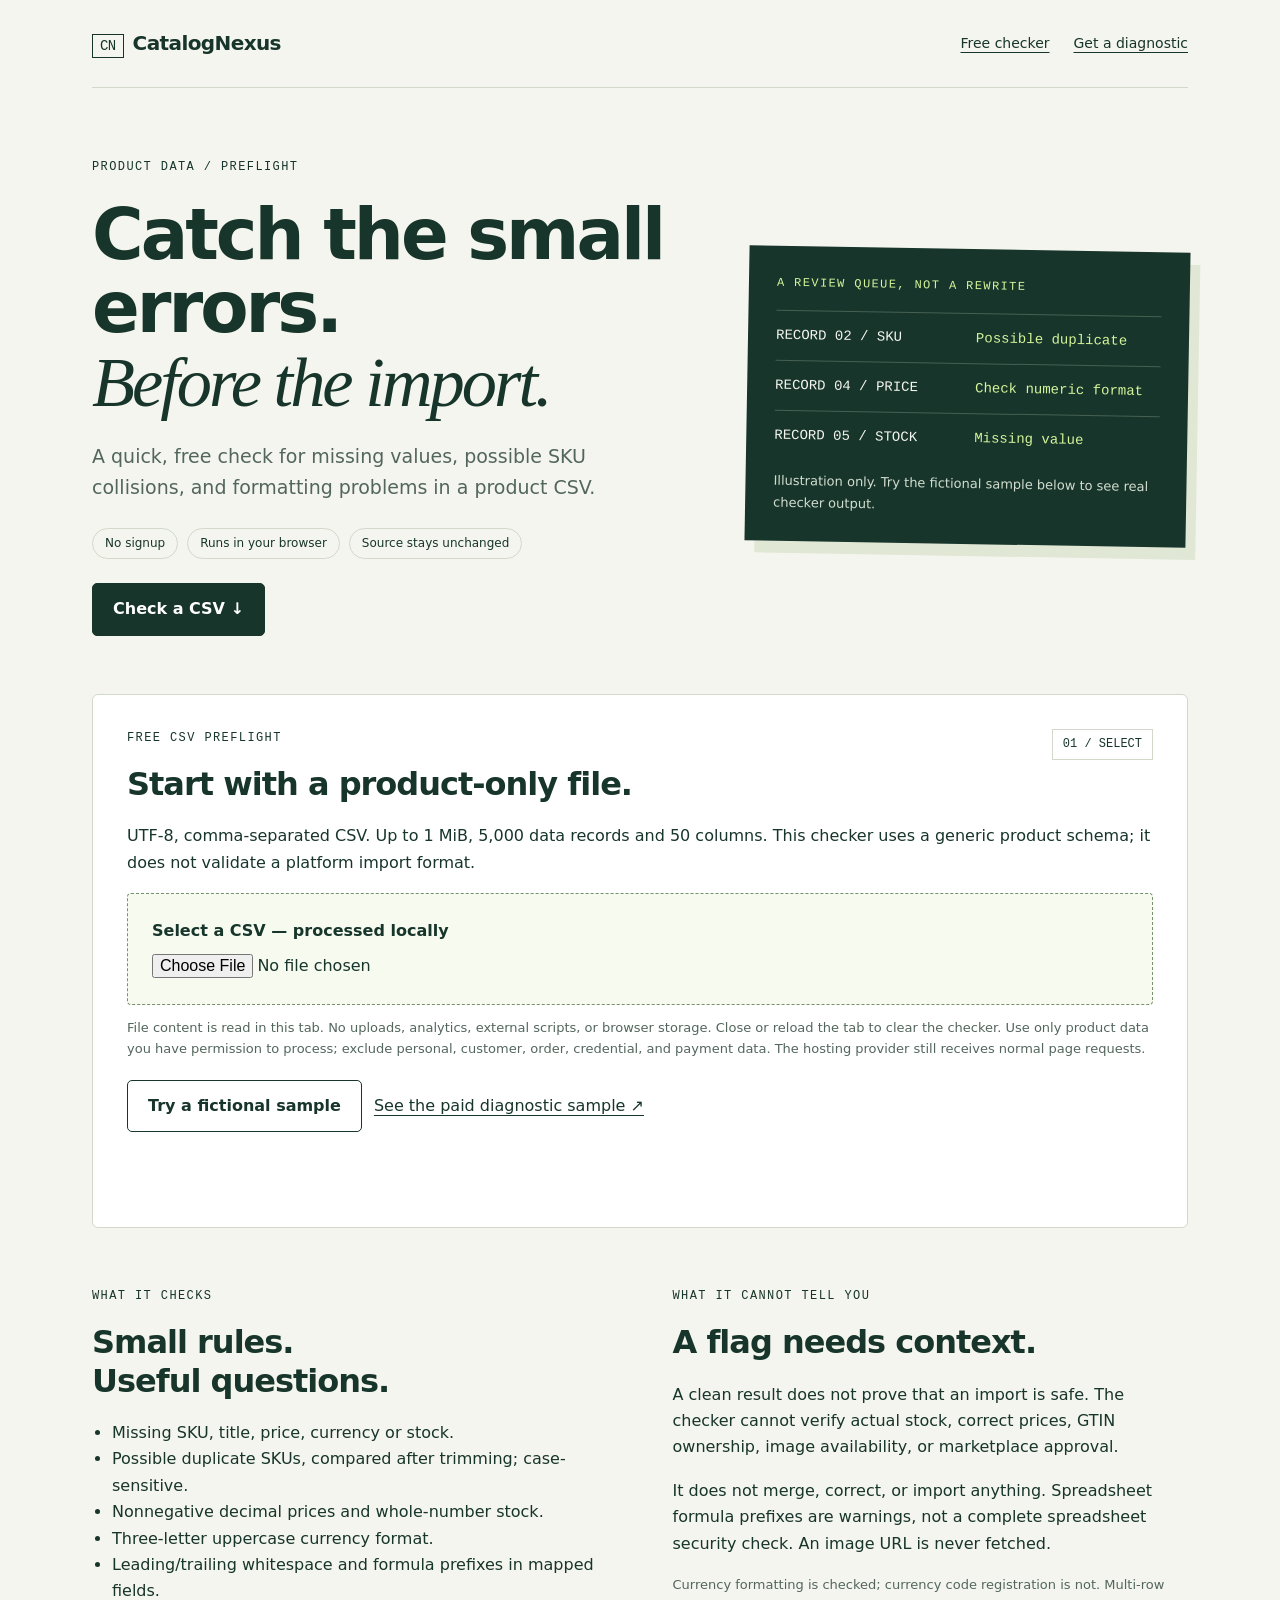
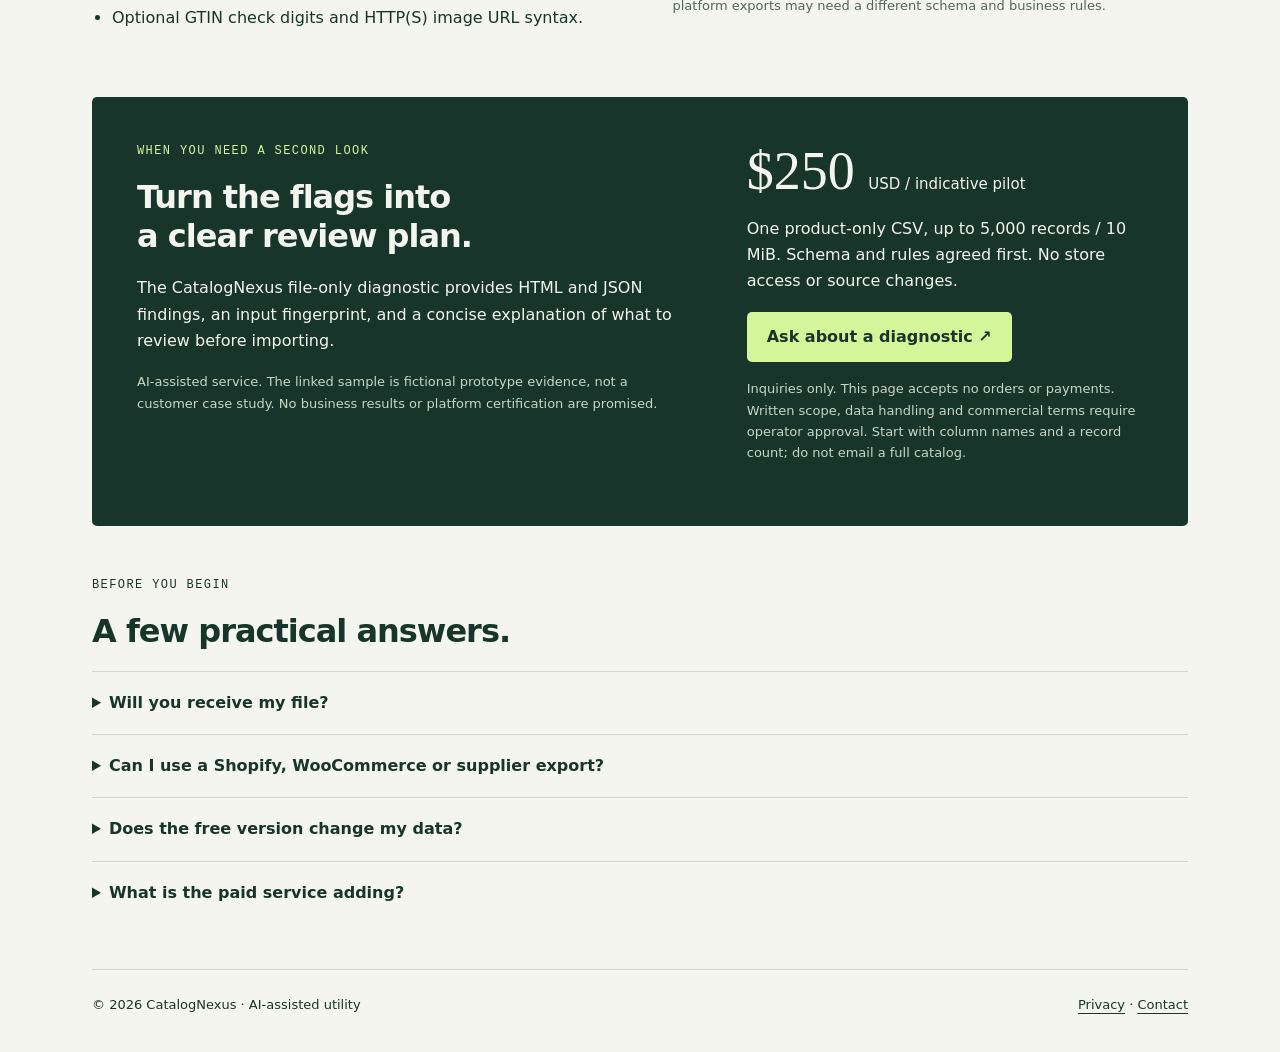
<file: catalog-checker/index.html>
<!doctype html>
<html lang="en">
<head>
<meta charset="utf-8"><meta name="viewport" content="width=device-width, initial-scale=1">
<meta name="description" content="Check a product CSV for missing fields, possible duplicate SKUs, numeric formatting and formula prefixes. Free, local browser processing. No signup.">
<meta name="theme-color" content="#10251f"><meta name="referrer" content="no-referrer">
<meta http-equiv="Content-Security-Policy" content="default-src 'none'; script-src 'unsafe-inline'; style-src 'unsafe-inline'; img-src data:; connect-src 'none'; base-uri 'none'; form-action 'none'">
<link rel="canonical" href="https://catalognexus.com/catalog-checker/">
<title>Product CSV checker — CatalogNexus</title>
<style>
:root{color-scheme:light;--ink:#17352b;--muted:#53665d;--paper:#f4f5ee;--line:#d2d9ca;--lime:#d5f59b;--red:#8b3024}*{box-sizing:border-box}html{scroll-behavior:smooth}body{margin:0;background:var(--paper);color:var(--ink);font:16px/1.65 system-ui,-apple-system,sans-serif}a{color:inherit;text-underline-offset:4px}button,input,select{font:inherit}button,.button{border:1px solid var(--ink);background:var(--ink);color:white;padding:12px 20px;border-radius:5px;cursor:pointer;display:inline-block;text-decoration:none;font-weight:650}button:hover,.button:hover{filter:brightness(1.15)}button.secondary,.button.secondary{background:transparent;color:var(--ink)}button:disabled{opacity:.5;cursor:default}button:focus-visible,a:focus-visible,input:focus-visible,select:focus-visible{outline:3px solid #b07519;outline-offset:4px}.wrap{max-width:1160px;margin:auto;padding:0 32px}header{display:flex;align-items:center;justify-content:space-between;padding:27px 0;border-bottom:1px solid var(--line);gap:15px}.brand{font-size:20px;text-decoration:none;font-weight:750;letter-spacing:-.6px}.brand span{border:1px solid var(--ink);padding:3px 7px;margin-right:9px;font:14px monospace}nav{display:flex;gap:24px;font-size:14px}.eyebrow{font:12px/1.6 ui-monospace,monospace;letter-spacing:1.4px;text-transform:uppercase}.hero{display:grid;grid-template-columns:1.35fr 1fr;gap:60px;padding:70px 0 58px;align-items:center}h1{font-size:clamp(42px,5.5vw,72px);letter-spacing:-3px;line-height:1.04;margin:22px 0}h1 em{font-family:Georgia,serif;font-weight:400}h2{font-size:32px;line-height:1.2;letter-spacing:-1px;margin:12px 0 20px}h3{font-size:20px;margin:0 0 8px}p{margin:0 0 17px}.intro{font-size:19px;max-width:590px;color:var(--muted)}.tags{display:flex;flex-wrap:wrap;gap:9px;margin:24px 0}.tags span{border:1px solid var(--line);border-radius:30px;padding:5px 12px;font-size:12px}.specimen{background:var(--ink);color:var(--paper);padding:28px;transform:rotate(1deg);box-shadow:10px 12px 0 #e1e7d5}.specimen .eyebrow{color:var(--lime)}.sample-row{display:grid;grid-template-columns:1fr 1fr;gap:15px;border-top:1px solid #466052;padding:14px 0;font:14px/1.5 ui-monospace,monospace}.flag{color:var(--lime)}.fine{font-size:13px;color:var(--muted)}.specimen .fine{color:#d1ddcf;margin:10px 0 0}.panel{background:white;border:1px solid var(--line);padding:34px;border-radius:6px;margin-bottom:34px}.panel-head{display:flex;justify-content:space-between;align-items:start;gap:30px}.step{border:1px solid var(--line);padding:4px 10px;white-space:nowrap;font:12px/1.8 ui-monospace,monospace}.actions{display:flex;flex-wrap:wrap;gap:12px;align-items:center;margin:20px 0}.file-label{display:block;border:1px dashed #76916c;padding:24px;background:#f6faef;border-radius:4px}.file-label strong{display:block;margin-bottom:9px}.file-label input{max-width:100%}.notice{background:#eef4e5;padding:14px 18px;border-left:3px solid #6d914d;font-size:14px;margin:20px 0}.error{color:var(--red);border-left-color:var(--red);background:#fff0ec}.map-grid{display:grid;grid-template-columns:repeat(3,1fr);gap:20px}.map-grid label{font-size:14px;font-weight:650}.map-grid select{display:block;width:100%;padding:10px;margin-top:5px;background:white;border:1px solid #9fab98;border-radius:4px}.stats{display:grid;grid-template-columns:repeat(3,1fr);gap:16px;margin:24px 0}.stat{padding:16px;background:var(--paper);border-top:2px solid var(--ink)}.stat strong{display:block;font:36px/1.3 Georgia,serif}.stat span{font-size:13px;color:var(--muted)}.table-wrap{overflow:auto;max-height:540px}table{border-collapse:collapse;width:100%;text-align:left;font-size:14px}th,td{padding:12px;border-bottom:1px solid var(--line);vertical-align:top}th{background:#edf1e6;position:sticky;top:0}td:first-child{font-family:ui-monospace,monospace}.columns{display:grid;grid-template-columns:1fr 1fr;gap:65px;padding:25px 0 50px}.columns ul{padding-left:20px}.offer{display:grid;grid-template-columns:1.4fr 1fr;background:var(--ink);color:var(--paper);padding:45px;gap:55px;border-radius:5px;margin-bottom:50px}.offer .eyebrow{color:var(--lime)}.offer .button{background:var(--lime);color:var(--ink);border:0}.offer .fine{color:#c8d6c5}.price{font:54px/1.1 Georgia,serif;margin-bottom:14px}details{padding:18px 0;border-top:1px solid var(--line)}summary{cursor:pointer;font-weight:650}details p{max-width:850px;margin:15px 0 0}.faq{padding:0 0 45px}footer{padding:24px 0 36px;border-top:1px solid var(--line);font-size:13px;display:flex;gap:22px;justify-content:space-between}.skip{position:absolute;left:-9999px}.skip:focus{left:15px;top:15px;background:white;padding:10px;z-index:10}[hidden]{display:none!important}.status{min-height:24px;font-size:14px;color:var(--muted)}@media(max-width:780px){.wrap{padding:0 20px}nav{gap:14px}.hero{grid-template-columns:1fr;padding:42px 0;gap:25px}h1{letter-spacing:-2px}.specimen{transform:none}.panel{padding:22px}.map-grid{grid-template-columns:1fr 1fr}.columns,.offer{grid-template-columns:1fr;gap:22px}.offer{padding:28px}.stats{gap:8px}.stat{padding:12px}.stat strong{font-size:28px}.panel-head{gap:10px}footer{flex-wrap:wrap}}@media(prefers-reduced-motion:reduce){html{scroll-behavior:auto}}
</style>
</head>
<body>
<a class="skip" href="#checker">Skip to CSV checker</a>
<div class="wrap">
<header><a class="brand" href="/"><span>CN</span>CatalogNexus</a><nav aria-label="Main"><a href="#checker">Free checker</a><a href="#diagnostic">Get a diagnostic</a></nav></header>
<main>
<section class="hero"><div><p class="eyebrow">Product data / Preflight</p><h1>Catch the small errors.<br><em>Before the import.</em></h1><p class="intro">A quick, free check for missing values, possible SKU collisions, and formatting problems in a product CSV.</p><div class="tags"><span>No signup</span><span>Runs in your browser</span><span>Source stays unchanged</span></div><a class="button" href="#checker">Check a CSV ↓</a></div>
<aside class="specimen" aria-label="Illustrative findings"><p class="eyebrow">A review queue, not a rewrite</p><div class="sample-row"><span>RECORD 02 / SKU</span><span class="flag">Possible duplicate</span></div><div class="sample-row"><span>RECORD 04 / PRICE</span><span class="flag">Check numeric format</span></div><div class="sample-row"><span>RECORD 05 / STOCK</span><span class="flag">Missing value</span></div><p class="fine">Illustration only. Try the fictional sample below to see real checker output.</p></aside></section>
<section id="checker" class="panel" aria-labelledby="checker-title"><div class="panel-head"><div><p class="eyebrow">Free CSV preflight</p><h2 id="checker-title">Start with a product-only file.</h2></div><span class="step">01 / SELECT</span></div>
<p>UTF-8, comma-separated CSV. Up to 1 MiB, 5,000 data records and 50 columns. This checker uses a generic product schema; it does not validate a platform import format.</p>
<label class="file-label"><strong>Select a CSV — processed locally</strong><input type="file" id="file" accept=".csv,text/csv" aria-describedby="privacy-note"></label>
<p id="privacy-note" class="fine" style="margin-top:12px">File content is read in this tab. No uploads, analytics, external scripts, or browser storage. Close or reload the tab to clear the checker. Use only product data you have permission to process; exclude personal, customer, order, credential, and payment data. The hosting provider still receives normal page requests.</p>
<div class="actions"><button class="secondary" id="sample" type="button">Try a fictional sample</button><a href="../catalog-audit/demo-report/report.html">See the paid diagnostic sample ↗</a></div>
<p id="load-status" class="status" role="status" aria-live="polite"></p>
<div id="mapping" hidden><div class="notice">Match the columns you want to check. All five core fields are required. Blank titles on variant rows and repeated SKUs may be intentional; review flags in your catalog’s context.</div><h3>Match your columns</h3><div class="map-grid" id="map-grid"></div><div class="actions"><button type="button" id="run">Run checks</button><button type="button" id="clear" class="secondary">Clear file</button></div></div>
<p id="error" class="notice error" role="alert" hidden></p>
</section>
<section id="results" class="panel" aria-labelledby="results-title" hidden><p class="eyebrow">02 / REVIEW</p><h2 id="results-title" tabindex="-1">Your review queue</h2><p id="result-note"></p><div class="stats"><div class="stat"><strong id="records">0</strong><span>data records checked</span></div><div class="stat"><strong id="flagged">0</strong><span>records with flags</span></div><div class="stat"><strong id="findings">0</strong><span>findings to review</span></div></div><div class="actions"><button type="button" class="secondary" id="download">Download findings JSON</button><a href="#diagnostic">Need help interpreting this?</a></div><div class="table-wrap"><table><caption id="table-caption" class="fine" style="text-align:left;padding:10px">Record numbers count data records after the header, not physical text lines.</caption><thead><tr><th scope="col">Record</th><th scope="col">Field</th><th scope="col">Finding</th></tr></thead><tbody id="findings-body"></tbody></table></div></section>
<section class="columns" aria-label="Checks and limitations"><div><p class="eyebrow">What it checks</p><h2>Small rules.<br>Useful questions.</h2><ul><li>Missing SKU, title, price, currency or stock.</li><li>Possible duplicate SKUs, compared after trimming; case-sensitive.</li><li>Nonnegative decimal prices and whole-number stock.</li><li>Three-letter uppercase currency format.</li><li>Leading/trailing whitespace and formula prefixes in mapped fields.</li><li>Optional GTIN check digits and HTTP(S) image URL syntax.</li></ul></div><div><p class="eyebrow">What it cannot tell you</p><h2>A flag needs context.</h2><p>A clean result does not prove that an import is safe. The checker cannot verify actual stock, correct prices, GTIN ownership, image availability, or marketplace approval.</p><p>It does not merge, correct, or import anything. Spreadsheet formula prefixes are warnings, not a complete spreadsheet security check. An image URL is never fetched.</p><p class="fine">Currency formatting is checked; currency code registration is not. Multi-row platform exports may need a different schema and business rules.</p></div></section>
<section id="diagnostic" class="offer" aria-labelledby="offer-title"><div><p class="eyebrow">When you need a second look</p><h2 id="offer-title">Turn the flags into<br>a clear review plan.</h2><p>The CatalogNexus file-only diagnostic provides HTML and JSON findings, an input fingerprint, and a concise explanation of what to review before importing.</p><p class="fine">AI-assisted service. The linked sample is fictional prototype evidence, not a customer case study. No business results or platform certification are promised.</p></div><div><p class="price">$250 <span style="font:15px system-ui">USD / indicative pilot</span></p><p>One product-only CSV, up to 5,000 records / 10 MiB. Schema and rules agreed first. No store access or source changes.</p><a class="button" href="mailto:support@catalognexus.com?subject=Catalog%20checker%20inquiry&body=Approximate%20record%20count%3A%0ASource%20column%20names%3A%0AWhat%20I%20need%20checked%3A%0A%0AI%20have%20not%20attached%20a%20catalog.%20Please%20confirm%20scope%20first.">Ask about a diagnostic ↗</a><p class="fine" style="margin-top:16px">Inquiries only. This page accepts no orders or payments. Written scope, data handling and commercial terms require operator approval. Start with column names and a record count; do not email a full catalog.</p></div></section>
<section class="faq"><p class="eyebrow">Before you begin</p><h2>A few practical answers.</h2><details><summary>Will you receive my file?</summary><p>No. The free checker reads it locally in your browser and sends no file data to CatalogNexus. The email link opens your email app; only send column names and a record count initially. The hosting provider processes normal web request metadata.</p></details><details><summary>Can I use a Shopify, WooCommerce or supplier export?</summary><p>You can explicitly map appropriate columns, but this is a generic field check, not an import validator for those platforms. For example, Shopify can use multiple rows per product. Blank titles on additional rows may be expected and flagged here. Do not treat these flags as instructions to change a live store. <a href="https://help.shopify.com/en/manual/products/import-export/using-csv">Shopify’s CSV documentation ↗</a></p></details><details><summary>Does the free version change my data?</summary><p>No. It reads the selected file and creates a separate list of findings. The JSON download contains record numbers and finding descriptions, not copies of your product values. The original file is not changed.</p></details><details><summary>What is the paid service adding?</summary><p>Review of the agreed schema and rules, the separate HTML and JSON diagnostic, source fingerprint, and an explanation of findings and limits. The free tool is an initial screen. The current pilot does not include cleanup, data enrichment, imports, store access or ongoing monitoring.</p></details></section>
</main><footer><span>© 2026 CatalogNexus · AI-assisted utility</span><div><a href="../privacy.html">Privacy</a> · <a href="mailto:support@catalognexus.com">Contact</a></div></footer>
</div>
<script id="checker-core">
'use strict';
const CatalogChecker = (() => {
 const MAX_BYTES=1048576, MAX_ROWS=5000, MAX_COLS=50;
 const fields=['sku','title','price','currency','stock','gtin','image_url'];
 function parseCSV(text){
  if(typeof text!=='string')throw Error('Expected CSV text.');
  text=text.replace(/^\uFEFF/,'');
  if(!text.trim())throw Error('The file is empty.');
  let rows=[],row=[],value='',quoted=false,closed=false;
  function cell(){row.push(value);value='';closed=false;if(row.length>MAX_COLS)throw Error('At most 50 columns are supported.');}
  function record(){cell();rows.push(row);row=[];if(rows.length>MAX_ROWS+1)throw Error('At most 5,000 data records are supported.');}
  for(let i=0;i<text.length;i++){
   const c=text[i];
   if(quoted){if(c==='"'){if(text[i+1]==='"'){value+='"';i++;}else{quoted=false;closed=true;}}else value+=c;continue;}
   if(c===','){cell();continue;}
   if(c==='\n'||c==='\r'){if(c==='\r'&&text[i+1]==='\n')i++;record();continue;}
   if(closed)throw Error('Unexpected text after a quoted field. Use a comma-separated CSV with standard quoting.');
   if(c==='"'){if(value!=='')throw Error('A quote appears inside an unquoted field.');quoted=true;}else value+=c;
  }
  if(quoted)throw Error('A quoted field is not closed.');
  if(value!==''||row.length||closed)record();
  const headers=rows.shift();
  if(!headers||headers.some(h=>!h.trim()))throw Error('Every column needs a nonempty header.');
  if(new Set(headers.map(h=>h.trim().toLowerCase())).size!==headers.length)throw Error('Column headers must be unique after trimming and ignoring case.');
  if(!rows.length)throw Error('No product data records were found.');
  for(let i=0;i<rows.length;i++)if(rows[i].length!==headers.length)throw Error('Data record '+(i+1)+' has '+rows[i].length+' fields; the header has '+headers.length+'. Check quoting and blank lines.');
  return {headers,rows};
 }
 function validGTIN(value){if(!/^(?:\d{8}|\d{12}|\d{13}|\d{14})$/.test(value))return false;let sum=0;for(let i=value.length-2,w=3;i>=0;i--,w=w===3?1:3)sum+=Number(value[i])*w;return (10-sum%10)%10===Number(value[value.length-1]);}
 function audit(data,mapping){
  const chosen=fields.filter(f=>Number.isInteger(mapping[f])&&mapping[f]>=0&&mapping[f]<data.headers.length);
  if(fields.slice(0,5).some(f=>!chosen.includes(f)))throw Error('Map all five core fields: sku, title, price, currency and stock.');
  if(new Set(chosen.map(f=>mapping[f])).size!==chosen.length)throw Error('Use a different source column for each mapped field.');
  const findings=[],skus=new Map();
  function add(record,field,code,message){findings.push({record,field,code,message});}
  data.rows.forEach((row,index)=>{
   const record=index+1,values={};
   chosen.forEach(field=>{
    const raw=row[mapping[field]],v=raw.trim();values[field]=v;
    if(raw!==v)add(record,field,'whitespace','Leading or trailing whitespace.');
    if(v&&/^[=+@-]/.test(v))add(record,field,'formula_prefix','Spreadsheet formula prefix; review before opening in spreadsheet software.');
    if(!v&&fields.slice(0,5).includes(field))add(record,field,'missing','Required value is blank under the generic schema.');
   });
   if(values.sku){if(!skus.has(values.sku))skus.set(values.sku,[]);skus.get(values.sku).push(record);}
   if(values.price&&!/^\d+(?:\.\d+)?$/.test(values.price))add(record,'price','price_format','Expected a nonnegative decimal with a dot and no currency symbol or thousands separator.');
   if(values.stock&&!/^\d+$/.test(values.stock))add(record,'stock','stock_format','Expected a nonnegative whole number.');
   if(values.currency&&!/^[A-Z]{3}$/.test(values.currency))add(record,'currency','currency_format','Expected three uppercase letters; registration is not checked.');
   if(values.gtin&&!validGTIN(values.gtin))add(record,'gtin','gtin_format_or_checksum','Expected a valid GTIN-8, UPC-A, EAN-13 or GTIN-14 check digit; ownership is not checked.');
   if(values.image_url){let ok=false;try{const u=new URL(values.image_url);ok=['http:','https:'].includes(u.protocol)&&!!u.hostname&&!u.username&&!u.password;}catch(_){}if(!ok)add(record,'image_url','image_url_syntax','Expected an absolute HTTP(S) URL without embedded credentials; image is not fetched.');}
  });
  skus.forEach(records=>{if(records.length>1)records.forEach(record=>add(record,'sku','possible_duplicate','SKU is repeated after trimming (case-sensitive). Check variant rules.'));});
  findings.sort((a,b)=>a.record-b.record||a.field.localeCompare(b.field));
  return {version:'1.0.0',schema:'generic-product-preflight',records:data.rows.length,flagged_records:new Set(findings.map(f=>f.record)).size,findings_count:findings.length,mapped_fields:chosen,limitations:['Generic schema only; not platform import certification.','Flags require business review. No source records changed.','No price accuracy, stock accuracy, URL availability, GTIN ownership or currency registration checks.'],findings};
 }
 return {parseCSV,audit,validGTIN,fields,MAX_BYTES,MAX_ROWS};
})();
</script>
<script id="checker-ui">
(() => {
 const $=id=>document.getElementById(id);let data=null,report=null,loadSequence=0;
 const sample='sku,title,price,currency,stock,gtin,image_url\nCN-101,Canvas tote,24.00,USD,8,4006381333931,https://example.com/tote.jpg\nCN-101,Canvas tote blue,26.00,USD,4,,\n CN-103 ,Travel cup,18.00,usd,9,,\nCN-104,Desk tray,$32,USD,3,,\nCN-105,Notebook,12.00,USD,,,\nCN-106,=Sample formula prefix,15.00,USD,2,12345678,not-a-url\n';
 function fail(message){$('error').textContent=message;$('error').hidden=false;}
 function reset(){data=null;report=null;$('mapping').hidden=true;$('results').hidden=true;$('error').hidden=true;$('map-grid').replaceChildren();$('findings-body').replaceChildren();$('load-status').textContent='';}
 function load(text,label){reset();try{if(new TextEncoder().encode(text).length>CatalogChecker.MAX_BYTES)throw Error('The free checker supports files up to 1 MiB.');data=CatalogChecker.parseCSV(text);CatalogChecker.fields.forEach((field,index)=>{const label=document.createElement('label');label.textContent=field+(index<5?' (required)':' (optional)');const select=document.createElement('select');select.id='map-'+field;const empty=document.createElement('option');empty.value='-1';empty.textContent=index<5?'Choose a column':'Skip this field';select.append(empty);data.headers.forEach((h,i)=>{const o=document.createElement('option');o.value=String(i);o.textContent=h;select.append(o);});const match=data.headers.findIndex(h=>h.trim().toLowerCase()===field);select.value=String(match);label.append(select);$('map-grid').append(label);});$('load-status').textContent=label+': '+data.rows.length+' data records, '+data.headers.length+' columns. Confirm the mapping below.';$('mapping').hidden=false;}catch(e){reset();fail(e.message);}}
 $('file').addEventListener('change',async e=>{const sequence=++loadSequence;reset();const file=e.target.files[0];if(!file)return;if(file.size>CatalogChecker.MAX_BYTES){fail('The free checker supports files up to 1 MiB.');e.target.value='';return;}try{const buffer=await file.arrayBuffer();if(sequence!==loadSequence)return;const text=new TextDecoder('utf-8',{fatal:true}).decode(buffer);load(text,'Selected file');}catch(_){if(sequence===loadSequence)fail('Could not read a UTF-8 CSV. Export it as UTF-8 and try again.');}finally{if(sequence===loadSequence)e.target.value='';}});
 $('sample').addEventListener('click',()=>{loadSequence++;$('file').value='';load(sample,'Fictional sample');});
 $('clear').addEventListener('click',()=>{loadSequence++;$('file').value='';reset();$('load-status').textContent='File and findings cleared from this checker.';});
 $('map-grid').addEventListener('change',()=>{report=null;$('results').hidden=true;});
 $('run').addEventListener('click',()=>{if(!data)return;$('error').hidden=true;$('results').hidden=true;report=null;try{const mapping=Object.fromEntries(CatalogChecker.fields.map(f=>[f,Number($('map-'+f).value)]));report=CatalogChecker.audit(data,mapping);$('records').textContent=String(report.records);$('flagged').textContent=String(report.flagged_records);$('findings').textContent=String(report.findings_count);$('result-note').textContent=report.findings_count?'These are review flags under the selected generic schema, not instructions to change your catalog.':'No findings under these limited checks. This does not prove that an import is safe.';$('findings-body').replaceChildren();report.findings.slice(0,500).forEach(f=>{const tr=document.createElement('tr');[f.record,f.field,f.message].forEach(v=>{const td=document.createElement('td');td.textContent=String(v);tr.append(td);});$('findings-body').append(tr);});$('table-caption').textContent='Showing '+Math.min(report.findings_count,500)+' of '+report.findings_count+' findings. JSON includes all findings. Record numbers count data records after the header, not physical text lines.';$('results').hidden=false;$('results-title').focus();}catch(e){fail(e.message);}});
 $('download').addEventListener('click',()=>{if(!report)return;const blob=new Blob([JSON.stringify(report,null,2)],{type:'application/json'});const url=URL.createObjectURL(blob);const a=document.createElement('a');a.href=url;a.download='catalognexus-findings.json';a.click();setTimeout(()=>URL.revokeObjectURL(url),1000);});
})();
</script>
</body></html>
</file>
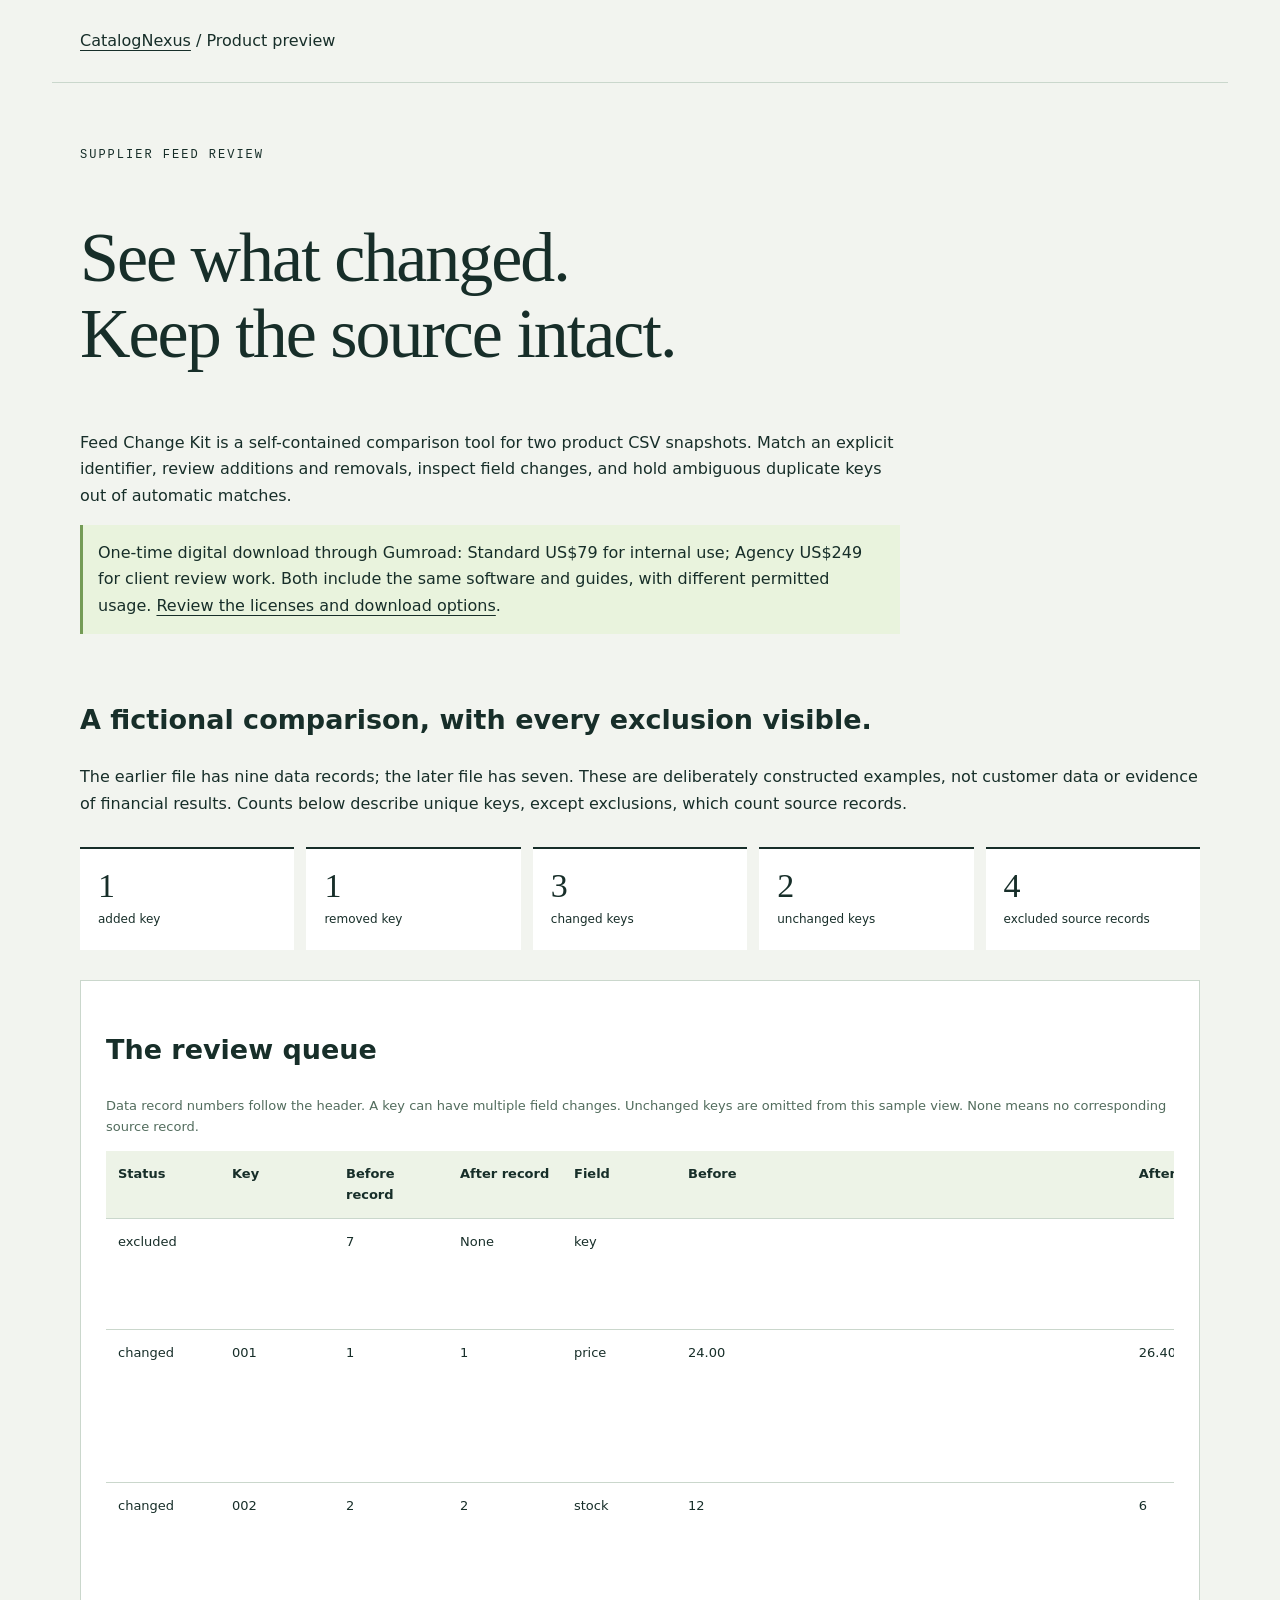
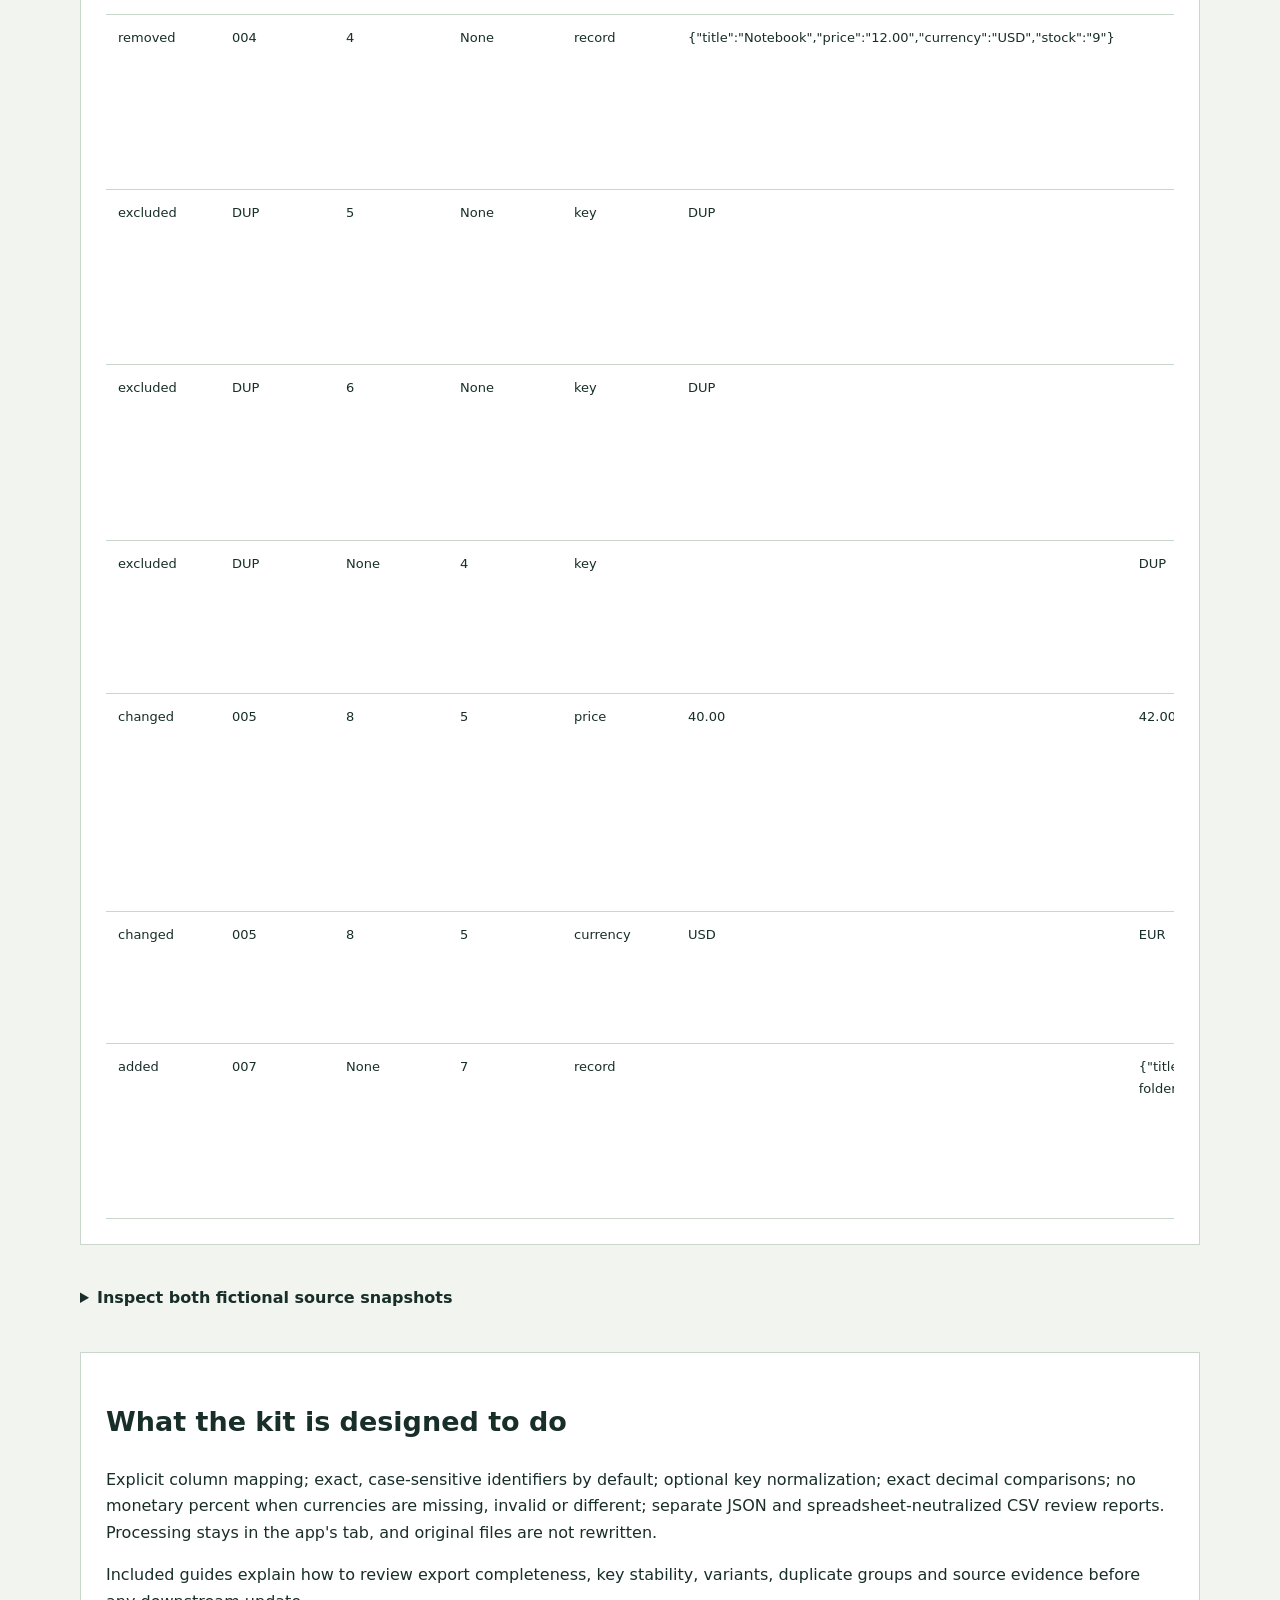
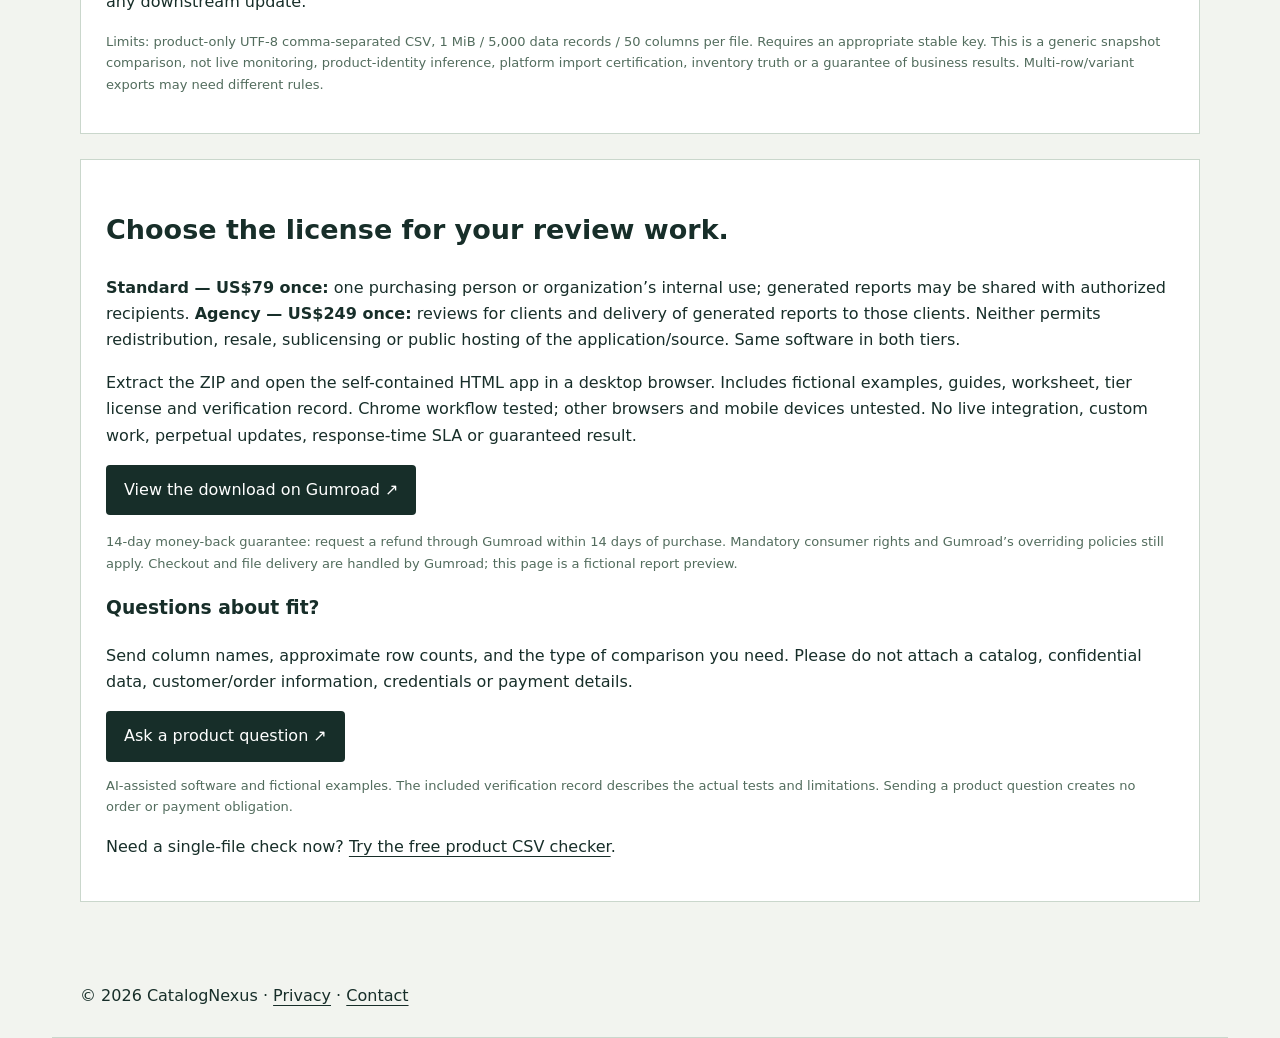
<file: feed-change-kit/index.html>
<!doctype html><html lang="en"><head><meta charset="utf-8"><meta name="viewport" content="width=device-width,initial-scale=1"><meta name="description" content="Preview a fictional supplier CSV comparison: additions, removals, field changes and duplicate-key holdouts. CatalogNexus Feed Change Kit."><meta http-equiv="Content-Security-Policy" content="default-src 'none'; style-src 'unsafe-inline'; base-uri 'none'; form-action 'none'"><link rel="canonical" href="https://catalognexus.com/feed-change-kit/"><title>Feed Change Kit preview — CatalogNexus</title><style>body{margin:0;background:#f2f4ef;color:#172e29;font:16px/1.65 system-ui,sans-serif}main,header,footer{max-width:1120px;margin:auto;padding:28px}header,footer{border-bottom:1px solid #cad7cc}a{color:inherit;text-underline-offset:4px}h1{font:clamp(40px,6vw,70px)/1.08 Georgia,serif;letter-spacing:-2px}h2{font-size:27px}.eyebrow{font:12px monospace;letter-spacing:2px}.hero{max-width:820px;padding:25px 0}.stats{display:grid;grid-template-columns:repeat(5,1fr);gap:12px;margin:30px 0}.stats div{padding:18px;background:white;border-top:2px solid #172e29}.stats b{display:block;font:34px Georgia,serif}.stats span{font-size:12px}.panel{padding:25px;background:white;border:1px solid #cad7cc;margin:25px 0}.table{overflow:auto}table{border-collapse:collapse;width:100%;font-size:13px;text-align:left}td,th{padding:12px;border-bottom:1px solid #cad7cc;min-width:90px;vertical-align:top}th{background:#edf3e7}pre{overflow:auto;font-size:12px;background:#edf3e7;padding:15px}.notice{border-left:3px solid #749b56;padding:15px;background:#e9f3dd}.button{display:inline-block;background:#172e29;color:white;padding:12px 18px;text-decoration:none;border-radius:4px}.fine{font-size:13px;color:#526c5d}details{padding:15px 0}summary{cursor:pointer;font-weight:650}@media(max-width:650px){.stats{grid-template-columns:1fr 1fr}main,header,footer{padding:20px}}</style></head><body><header><a href="/">CatalogNexus</a> / Product preview</header><main><section class="hero"><p class="eyebrow">SUPPLIER FEED REVIEW</p><h1>See what changed.<br>Keep the source intact.</h1><p>Feed Change Kit is a self-contained comparison tool for two product CSV snapshots. Match an explicit identifier, review additions and removals, inspect field changes, and hold ambiguous duplicate keys out of automatic matches.</p><p class="notice">One-time digital download through Gumroad: Standard US$79 for internal use; Agency US$249 for client review work. Both include the same software and guides, with different permitted usage. <a href="#get-kit">Review the licenses and download options</a>.</p></section><h2>A fictional comparison, with every exclusion visible.</h2><p>The earlier file has nine data records; the later file has seven. These are deliberately constructed examples, not customer data or evidence of financial results. Counts below describe unique keys, except exclusions, which count source records.</p><div class="stats"><div><b>1</b><span>added key</span></div><div><b>1</b><span>removed key</span></div><div><b>3</b><span>changed keys</span></div><div><b>2</b><span>unchanged keys</span></div><div><b>4</b><span>excluded source records</span></div></div><div class="panel"><h2>The review queue</h2><p class="fine">Data record numbers follow the header. A key can have multiple field changes. Unchanged keys are omitted from this sample view. None means no corresponding source record.</p><div class="table"><table><thead><tr><th>Status</th><th>Key</th><th>Before record</th><th>After record</th><th>Field</th><th>Before</th><th>After</th><th>Review note</th></tr></thead><tbody><tr><td>excluded</td><td></td><td>7</td><td>None</td><td>key</td><td></td><td></td><td>Blank key (before source record).</td></tr><tr><td>changed</td><td>001</td><td>1</td><td>1</td><td>price</td><td>24.00</td><td>26.40</td><td>Numeric change +10.00% in USD; verify supplier intent.</td></tr><tr><td>changed</td><td>002</td><td>2</td><td>2</td><td>stock</td><td>12</td><td>6</td><td>Value changed; review in business context.</td></tr><tr><td>removed</td><td>004</td><td>4</td><td>None</td><td>record</td><td>{&quot;title&quot;:&quot;Notebook&quot;,&quot;price&quot;:&quot;12.00&quot;,&quot;currency&quot;:&quot;USD&quot;,&quot;stock&quot;:&quot;9&quot;}</td><td></td><td>Present only in before snapshot; check source completeness and key stability.</td></tr><tr><td>excluded</td><td>DUP</td><td>5</td><td>None</td><td>key</td><td>DUP</td><td></td><td>Key duplicated in at least one snapshot (before source record).</td></tr><tr><td>excluded</td><td>DUP</td><td>6</td><td>None</td><td>key</td><td>DUP</td><td></td><td>Key duplicated in at least one snapshot (before source record).</td></tr><tr><td>excluded</td><td>DUP</td><td>None</td><td>4</td><td>key</td><td></td><td>DUP</td><td>Key duplicated in at least one snapshot (after source record).</td></tr><tr><td>changed</td><td>005</td><td>8</td><td>5</td><td>price</td><td>40.00</td><td>42.00</td><td>Unverified monetary change: currencies missing, invalid, or different; no conversion or percent.</td></tr><tr><td>changed</td><td>005</td><td>8</td><td>5</td><td>currency</td><td>USD</td><td>EUR</td><td>Value changed; review in business context.</td></tr><tr><td>added</td><td>007</td><td>None</td><td>7</td><td>record</td><td></td><td>{&quot;title&quot;:&quot;New folder&quot;,&quot;price&quot;:&quot;6.00&quot;,&quot;currency&quot;:&quot;USD&quot;,&quot;stock&quot;:&quot;11&quot;}</td><td>Present only in after snapshot; check source completeness and key stability.</td></tr></tbody></table></div></div><details><summary>Inspect both fictional source snapshots</summary><h3>Before</h3><pre>sku,title,price,currency,stock
001,Canvas tote,24.00,USD,8
002,Travel cup,18.00,USD,12
003,Desk tray,32.00,USD,5
004,Notebook,12.00,USD,9
DUP,Variant A,8.00,USD,3
DUP,Variant B,9.00,USD,2
,No identity,4.00,USD,2
005,Desk lamp,40.00,USD,3
006,Pen set,9.0,USD,4
</pre><h3>After</h3><pre>sku,title,price,currency,stock
001,Canvas tote,26.40,USD,8
002,Travel cup,18.00,USD,6
003,Desk tray,32.0,USD,5
DUP,Combined variant,8.00,USD,5
005,Desk lamp,42.00,EUR,3
006,Pen set,9.00,USD,4
007,New folder,6.00,USD,11
</pre></details><div class="panel"><h2>What the kit is designed to do</h2><p>Explicit column mapping; exact, case-sensitive identifiers by default; optional key normalization; exact decimal comparisons; no monetary percent when currencies are missing, invalid or different; separate JSON and spreadsheet-neutralized CSV review reports. Processing stays in the app's tab, and original files are not rewritten.</p><p>Included guides explain how to review export completeness, key stability, variants, duplicate groups and source evidence before any downstream update.</p><p class="fine">Limits: product-only UTF-8 comma-separated CSV, 1 MiB / 5,000 data records / 50 columns per file. Requires an appropriate stable key. This is a generic snapshot comparison, not live monitoring, product-identity inference, platform import certification, inventory truth or a guarantee of business results. Multi-row/variant exports may need different rules.</p></div><section class="panel" id="get-kit"><h2>Choose the license for your review work.</h2><p><strong>Standard — US$79 once:</strong> one purchasing person or organization’s internal use; generated reports may be shared with authorized recipients. <strong>Agency — US$249 once:</strong> reviews for clients and delivery of generated reports to those clients. Neither permits redistribution, resale, sublicensing or public hosting of the application/source. Same software in both tiers.</p><p>Extract the ZIP and open the self-contained HTML app in a desktop browser. Includes fictional examples, guides, worksheet, tier license and verification record. Chrome workflow tested; other browsers and mobile devices untested. No live integration, custom work, perpetual updates, response-time SLA or guaranteed result.</p><p><a class="button" href="https://nexusupport.gumroad.com/l/feed-change-kit">View the download on Gumroad ↗</a></p><p class="fine">14-day money-back guarantee: request a refund through Gumroad within 14 days of purchase. Mandatory consumer rights and Gumroad’s overriding policies still apply. Checkout and file delivery are handled by Gumroad; this page is a fictional report preview.</p><h3>Questions about fit?</h3><p>Send column names, approximate row counts, and the type of comparison you need. Please do not attach a catalog, confidential data, customer/order information, credentials or payment details.</p><a class="button" href="mailto:support@catalognexus.com?subject=Feed%20Change%20Kit%20interest&amp;body=My%20workflow%3A%0AApproximate%20row%20counts%3A%0AColumn%20names%3A%0AQuestions%3A%0A%0ANo%20catalog%20is%20attached.">Ask a product question ↗</a><p class="fine">AI-assisted software and fictional examples. The included verification record describes the actual tests and limitations. Sending a product question creates no order or payment obligation.</p><p>Need a single-file check now? <a href="../catalog-checker/">Try the free product CSV checker</a>.</p></section></main><footer>© 2026 CatalogNexus · <a href="../privacy.html">Privacy</a> · <a href="mailto:support@catalognexus.com">Contact</a></footer></body></html>
</file>
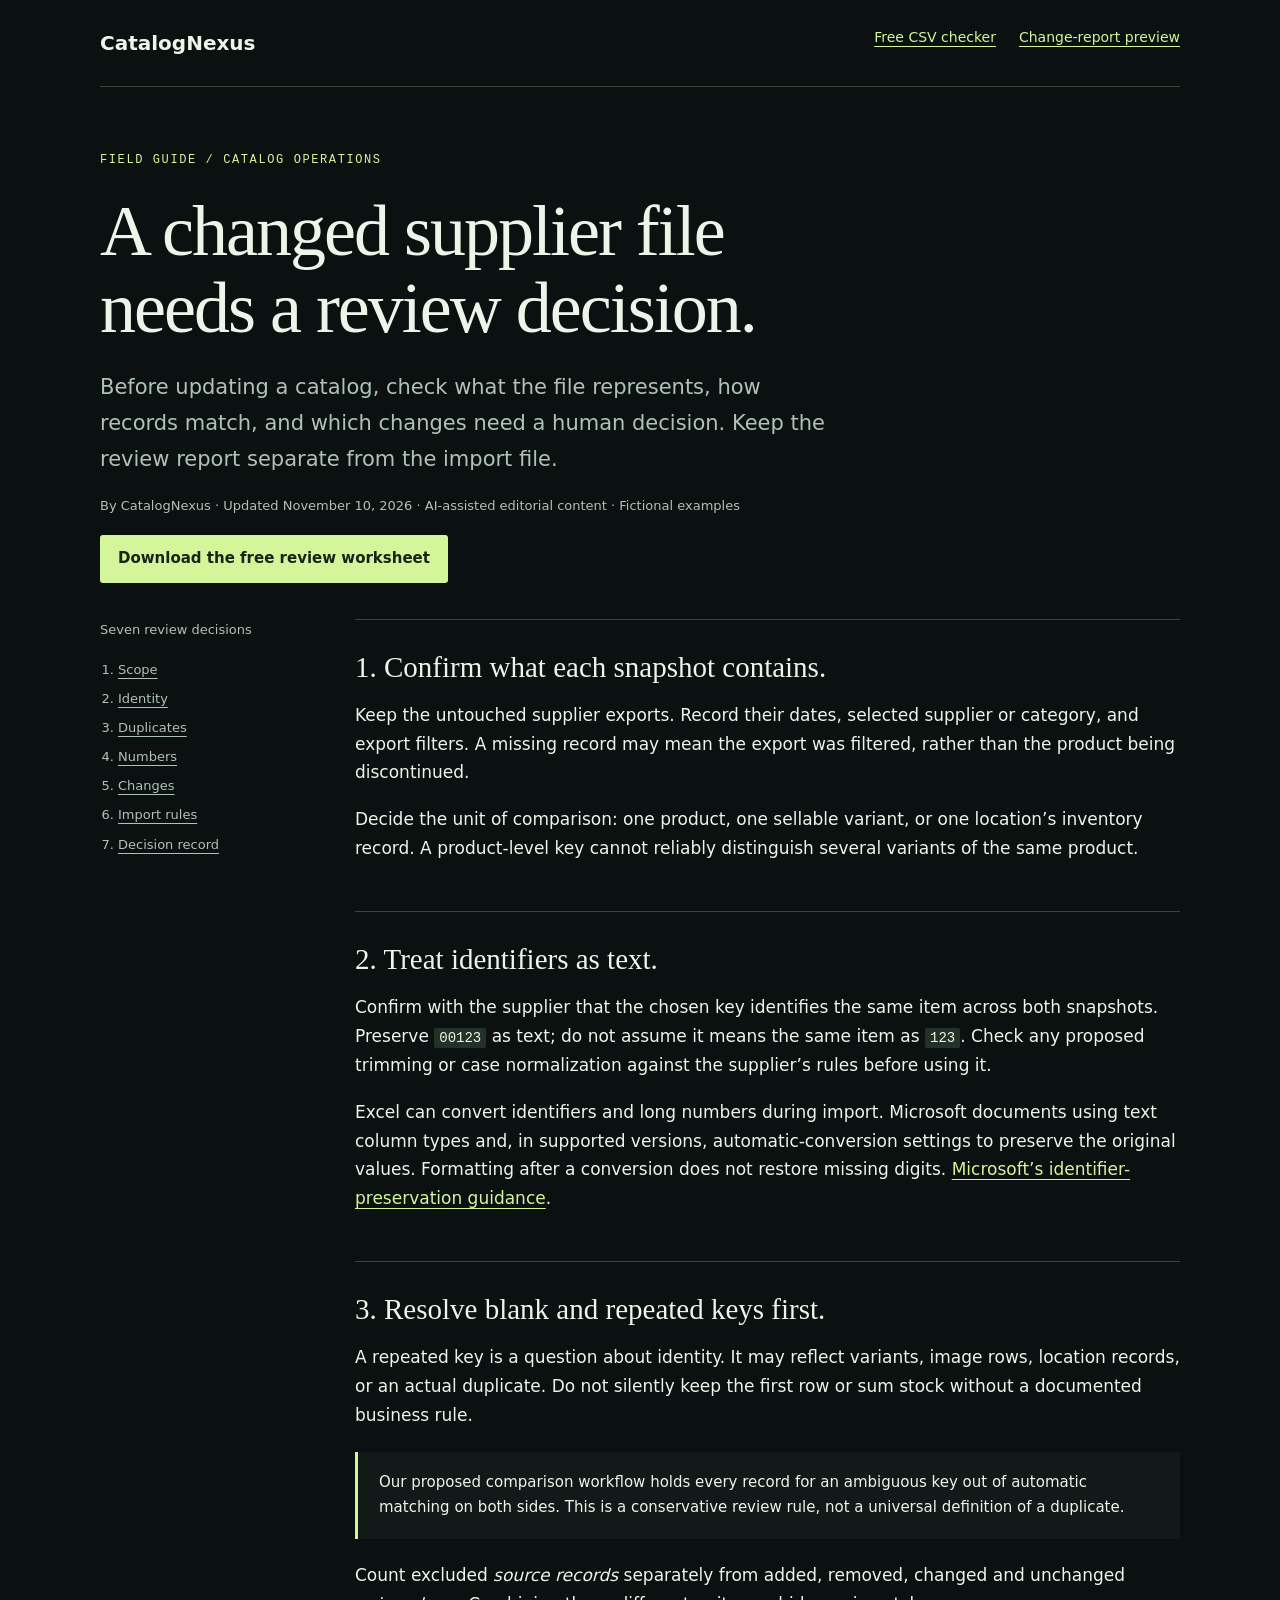
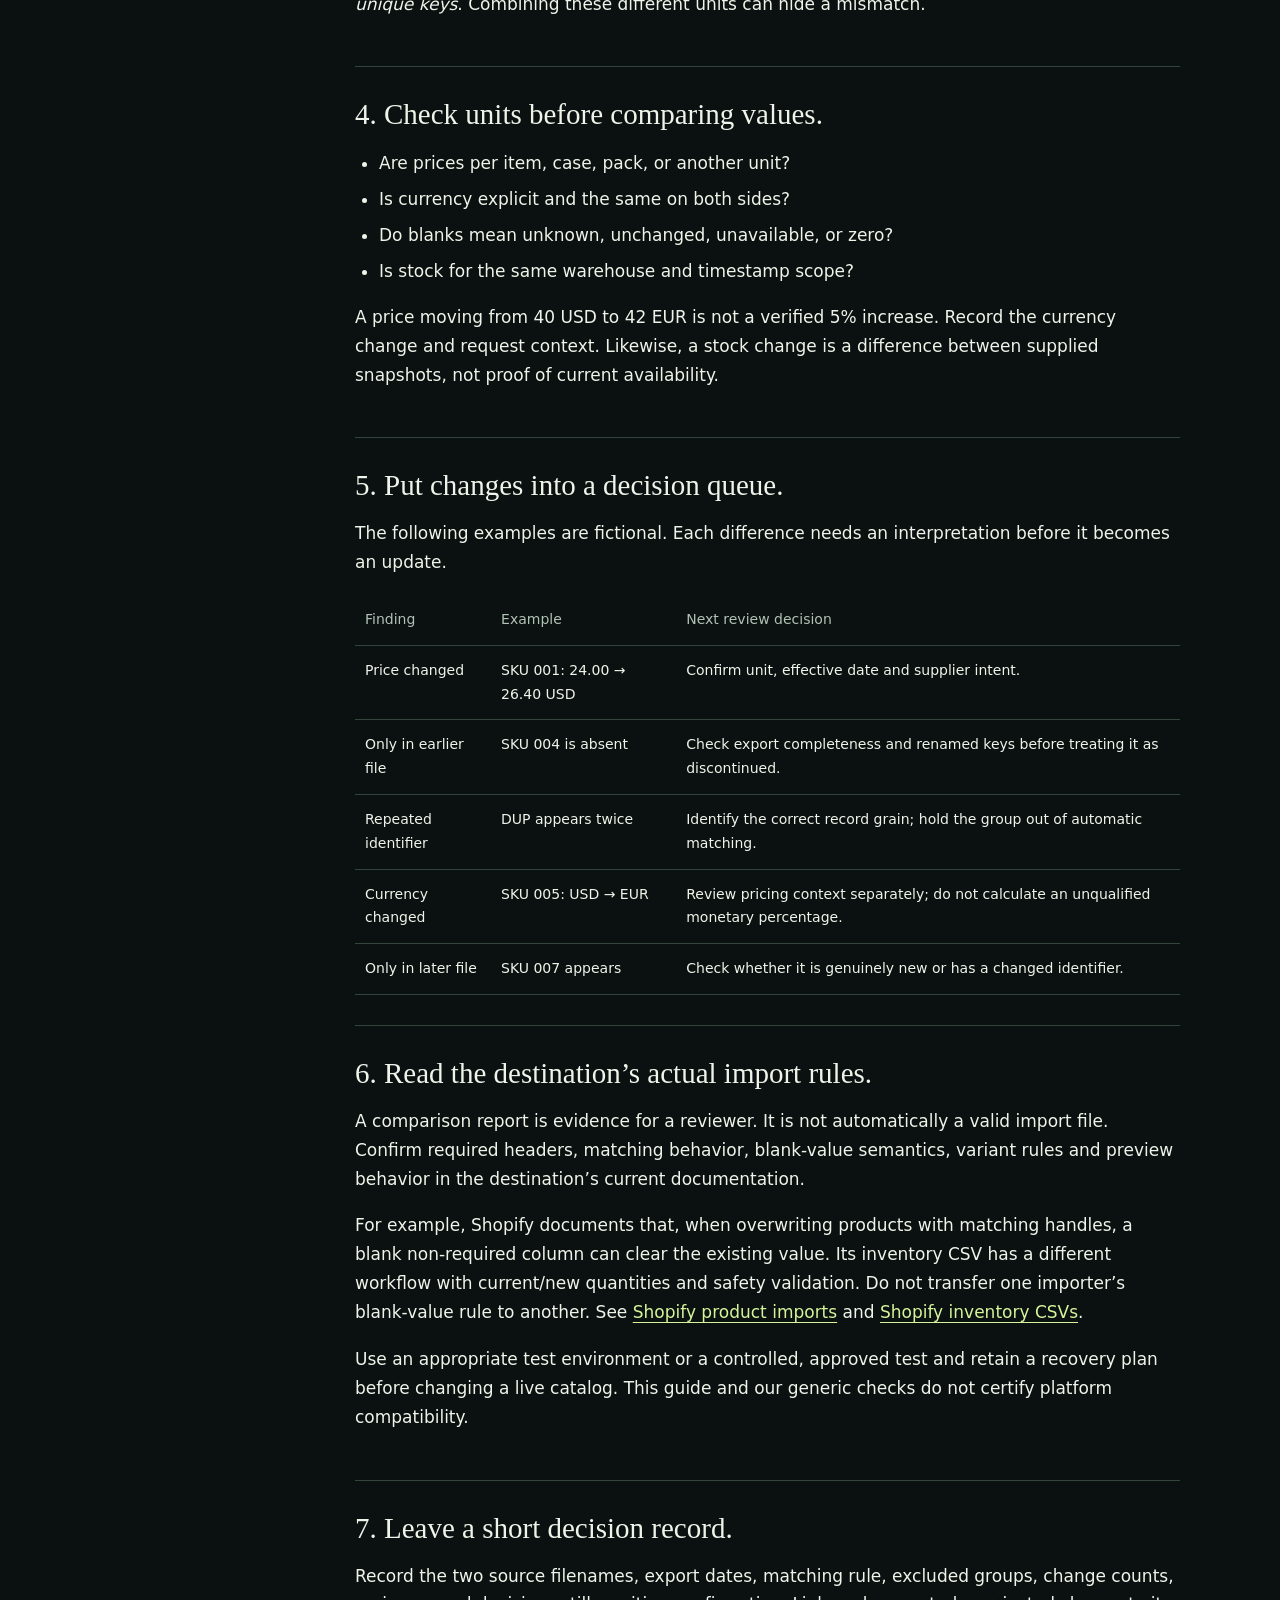
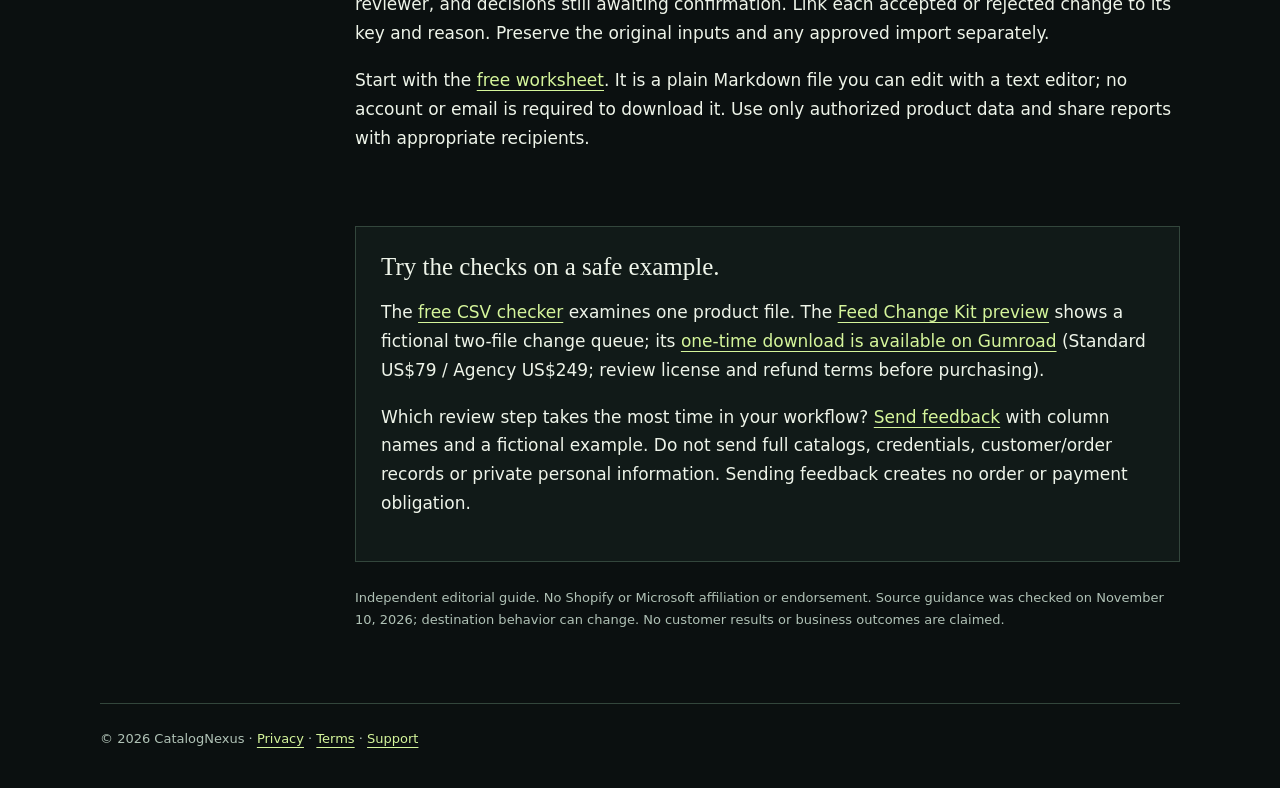
<file: guides/supplier-csv-review/index.html>
<!doctype html>
<html lang="en">
<head>
<meta charset="utf-8"><meta name="viewport" content="width=device-width,initial-scale=1">
<title>Review a supplier CSV before updating a catalog | CatalogNexus</title>
<meta name="description" content="A practical supplier CSV review checklist: preserve identifiers, hold duplicate keys, compare price and stock changes, and record decisions before a catalog update.">
<link rel="canonical" href="https://catalognexus.com/guides/supplier-csv-review/">
<meta name="theme-color" content="#0b1010"><meta name="referrer" content="strict-origin-when-cross-origin">
<style>
:root{color-scheme:dark;--bg:#0b1010;--paper:#111a18;--ink:#eef4e9;--muted:#b0c2b6;--line:#33463c;--accent:#d5f59b}*{box-sizing:border-box}body{margin:0;background:var(--bg);color:var(--ink);font:17px/1.7 system-ui,sans-serif}a{color:var(--accent);text-underline-offset:4px}.wrap{width:min(1080px,calc(100% - 40px));margin:auto}header{padding:26px 0;border-bottom:1px solid var(--line);display:flex;justify-content:space-between;gap:20px;flex-wrap:wrap}.brand{color:var(--ink);text-decoration:none;font-size:20px;font-weight:750}nav{display:flex;gap:23px;font-size:14px}.hero{padding:64px 0 36px;max-width:900px}.eyebrow{font:12px/1.6 ui-monospace,monospace;text-transform:uppercase;letter-spacing:1.6px;color:var(--accent)}h1{font:clamp(38px,6.5vw,72px)/1.07 Georgia,serif;letter-spacing:-2px;margin:23px 0}h2{font:29px/1.2 Georgia,serif;margin:0 0 16px}h3{font-size:18px;margin:0 0 9px}p{margin:0 0 18px}.intro{font-size:21px;color:var(--muted);max-width:740px}.meta,.fine{font-size:13px;color:var(--muted)}.button{display:inline-block;background:var(--accent);color:#172417;padding:11px 18px;border-radius:3px;text-decoration:none;font-size:15px;font-weight:700}.layout{display:grid;grid-template-columns:200px minmax(0,1fr);gap:55px;padding-bottom:54px}aside{font-size:13px;color:var(--muted)}aside ol{padding-left:18px}aside a{color:var(--muted)}article section{padding:30px 0;border-top:1px solid var(--line);scroll-margin-top:20px}ul,ol{padding-left:24px}li{margin:7px 0}.note{padding:18px 21px;background:var(--paper);border-left:3px solid var(--accent);font-size:15px;margin:22px 0}.table{overflow-x:auto}table{width:100%;border-collapse:collapse;font-size:14px;min-width:620px}th,td{text-align:left;vertical-align:top;padding:13px 10px;border-bottom:1px solid var(--line)}th{color:var(--muted);font-weight:500}code{font:14px ui-monospace,monospace;background:#233128;padding:2px 5px;border-radius:2px}.cta{background:var(--paper);border:1px solid var(--line);padding:25px;margin:25px 0}.cta h2{font-size:25px}footer{padding:24px 0 38px;border-top:1px solid var(--line);font-size:13px;color:var(--muted)}a:focus-visible{outline:3px solid #f2cf78;outline-offset:5px}.skip{position:absolute;top:-100px}.skip:focus{top:8px;background:var(--bg);padding:10px}@media(max-width:760px){.layout{grid-template-columns:1fr;gap:10px}.hero{padding-top:40px}aside ol{display:flex;gap:8px 23px;flex-wrap:wrap;margin-bottom:20px}aside li{margin:0}h1{letter-spacing:-1px}.wrap{width:calc(100% - 32px)}}@media print{body{background:white;color:black}a{color:black}header,aside,.cta,.button{display:none}.layout{display:block}.wrap{width:100%}.meta,.fine,th{color:#444}article section{break-inside:avoid;border-color:#aaa}.note,code{background:#eee;color:black}footer{color:#444}}
</style>
</head>
<body>
<a class="skip" href="#guide">Skip to guide</a>
<div class="wrap">
<header><a class="brand" href="/">CatalogNexus</a><nav aria-label="Main"><a href="/catalog-checker/">Free CSV checker</a><a href="/feed-change-kit/">Change-report preview</a></nav></header>
<main id="guide">
<div class="hero"><p class="eyebrow">Field guide / Catalog operations</p><h1>A changed supplier file<br>needs a review decision.</h1><p class="intro">Before updating a catalog, check what the file represents, how records match, and which changes need a human decision. Keep the review report separate from the import file.</p><p class="meta">By CatalogNexus · Updated November 10, 2026 · AI-assisted editorial content · Fictional examples</p><a class="button" href="review-worksheet.md" download>Download the free review worksheet</a></div>
<div class="layout"><aside><p>Seven review decisions</p><ol><li><a href="#scope">Scope</a></li><li><a href="#identity">Identity</a></li><li><a href="#duplicates">Duplicates</a></li><li><a href="#numbers">Numbers</a></li><li><a href="#changes">Changes</a></li><li><a href="#import">Import rules</a></li><li><a href="#record">Decision record</a></li></ol></aside>
<article>
<section id="scope"><h2>1. Confirm what each snapshot contains.</h2><p>Keep the untouched supplier exports. Record their dates, selected supplier or category, and export filters. A missing record may mean the export was filtered, rather than the product being discontinued.</p><p>Decide the unit of comparison: one product, one sellable variant, or one location’s inventory record. A product-level key cannot reliably distinguish several variants of the same product.</p></section>
<section id="identity"><h2>2. Treat identifiers as text.</h2><p>Confirm with the supplier that the chosen key identifies the same item across both snapshots. Preserve <code>00123</code> as text; do not assume it means the same item as <code>123</code>. Check any proposed trimming or case normalization against the supplier’s rules before using it.</p><p>Excel can convert identifiers and long numbers during import. Microsoft documents using text column types and, in supported versions, automatic-conversion settings to preserve the original values. Formatting after a conversion does not restore missing digits. <a href="https://support.microsoft.com/en-us/excel/keeping-leading-zeros-and-large-numbers">Microsoft’s identifier-preservation guidance</a>.</p></section>
<section id="duplicates"><h2>3. Resolve blank and repeated keys first.</h2><p>A repeated key is a question about identity. It may reflect variants, image rows, location records, or an actual duplicate. Do not silently keep the first row or sum stock without a documented business rule.</p><div class="note">Our proposed comparison workflow holds every record for an ambiguous key out of automatic matching on both sides. This is a conservative review rule, not a universal definition of a duplicate.</div><p>Count excluded <em>source records</em> separately from added, removed, changed and unchanged <em>unique keys</em>. Combining these different units can hide a mismatch.</p></section>
<section id="numbers"><h2>4. Check units before comparing values.</h2><ul><li>Are prices per item, case, pack, or another unit?</li><li>Is currency explicit and the same on both sides?</li><li>Do blanks mean unknown, unchanged, unavailable, or zero?</li><li>Is stock for the same warehouse and timestamp scope?</li></ul><p>A price moving from 40 USD to 42 EUR is not a verified 5% increase. Record the currency change and request context. Likewise, a stock change is a difference between supplied snapshots, not proof of current availability.</p></section>
<section id="changes"><h2>5. Put changes into a decision queue.</h2><p>The following examples are fictional. Each difference needs an interpretation before it becomes an update.</p><div class="table"><table><thead><tr><th>Finding</th><th>Example</th><th>Next review decision</th></tr></thead><tbody><tr><td>Price changed</td><td>SKU 001: 24.00 → 26.40 USD</td><td>Confirm unit, effective date and supplier intent.</td></tr><tr><td>Only in earlier file</td><td>SKU 004 is absent</td><td>Check export completeness and renamed keys before treating it as discontinued.</td></tr><tr><td>Repeated identifier</td><td>DUP appears twice</td><td>Identify the correct record grain; hold the group out of automatic matching.</td></tr><tr><td>Currency changed</td><td>SKU 005: USD → EUR</td><td>Review pricing context separately; do not calculate an unqualified monetary percentage.</td></tr><tr><td>Only in later file</td><td>SKU 007 appears</td><td>Check whether it is genuinely new or has a changed identifier.</td></tr></tbody></table></div></section>
<section id="import"><h2>6. Read the destination’s actual import rules.</h2><p>A comparison report is evidence for a reviewer. It is not automatically a valid import file. Confirm required headers, matching behavior, blank-value semantics, variant rules and preview behavior in the destination’s current documentation.</p><p>For example, Shopify documents that, when overwriting products with matching handles, a blank non-required column can clear the existing value. Its inventory CSV has a different workflow with current/new quantities and safety validation. Do not transfer one importer’s blank-value rule to another. See <a href="https://help.shopify.com/en/manual/products/import-export/import-products">Shopify product imports</a> and <a href="https://help.shopify.com/en/manual/inventory-and-locations/setup/inventory-csv">Shopify inventory CSVs</a>.</p><p>Use an appropriate test environment or a controlled, approved test and retain a recovery plan before changing a live catalog. This guide and our generic checks do not certify platform compatibility.</p></section>
<section id="record"><h2>7. Leave a short decision record.</h2><p>Record the two source filenames, export dates, matching rule, excluded groups, change counts, reviewer, and decisions still awaiting confirmation. Link each accepted or rejected change to its key and reason. Preserve the original inputs and any approved import separately.</p><p>Start with the <a href="review-worksheet.md" download>free worksheet</a>. It is a plain Markdown file you can edit with a text editor; no account or email is required to download it. Use only authorized product data and share reports with appropriate recipients.</p></section>
<div class="cta"><h2>Try the checks on a safe example.</h2><p>The <a href="/catalog-checker/">free CSV checker</a> examines one product file. The <a href="/feed-change-kit/">Feed Change Kit preview</a> shows a fictional two-file change queue; its <a href="https://nexusupport.gumroad.com/l/feed-change-kit">one-time download is available on Gumroad</a> (Standard US$79 / Agency US$249; review license and refund terms before purchasing).</p><p>Which review step takes the most time in your workflow? <a href="mailto:support@catalognexus.com?subject=Supplier%20CSV%20review%20feedback">Send feedback</a> with column names and a fictional example. Do not send full catalogs, credentials, customer/order records or private personal information. Sending feedback creates no order or payment obligation.</p></div>
<p class="fine">Independent editorial guide. No Shopify or Microsoft affiliation or endorsement. Source guidance was checked on November 10, 2026; destination behavior can change. No customer results or business outcomes are claimed.</p>
</article></div></main>
<footer>© 2026 CatalogNexus · <a href="/privacy.html">Privacy</a> · <a href="/terms.html">Terms</a> · <a href="mailto:support@catalognexus.com">Support</a></footer>
</div></body></html>
</file>
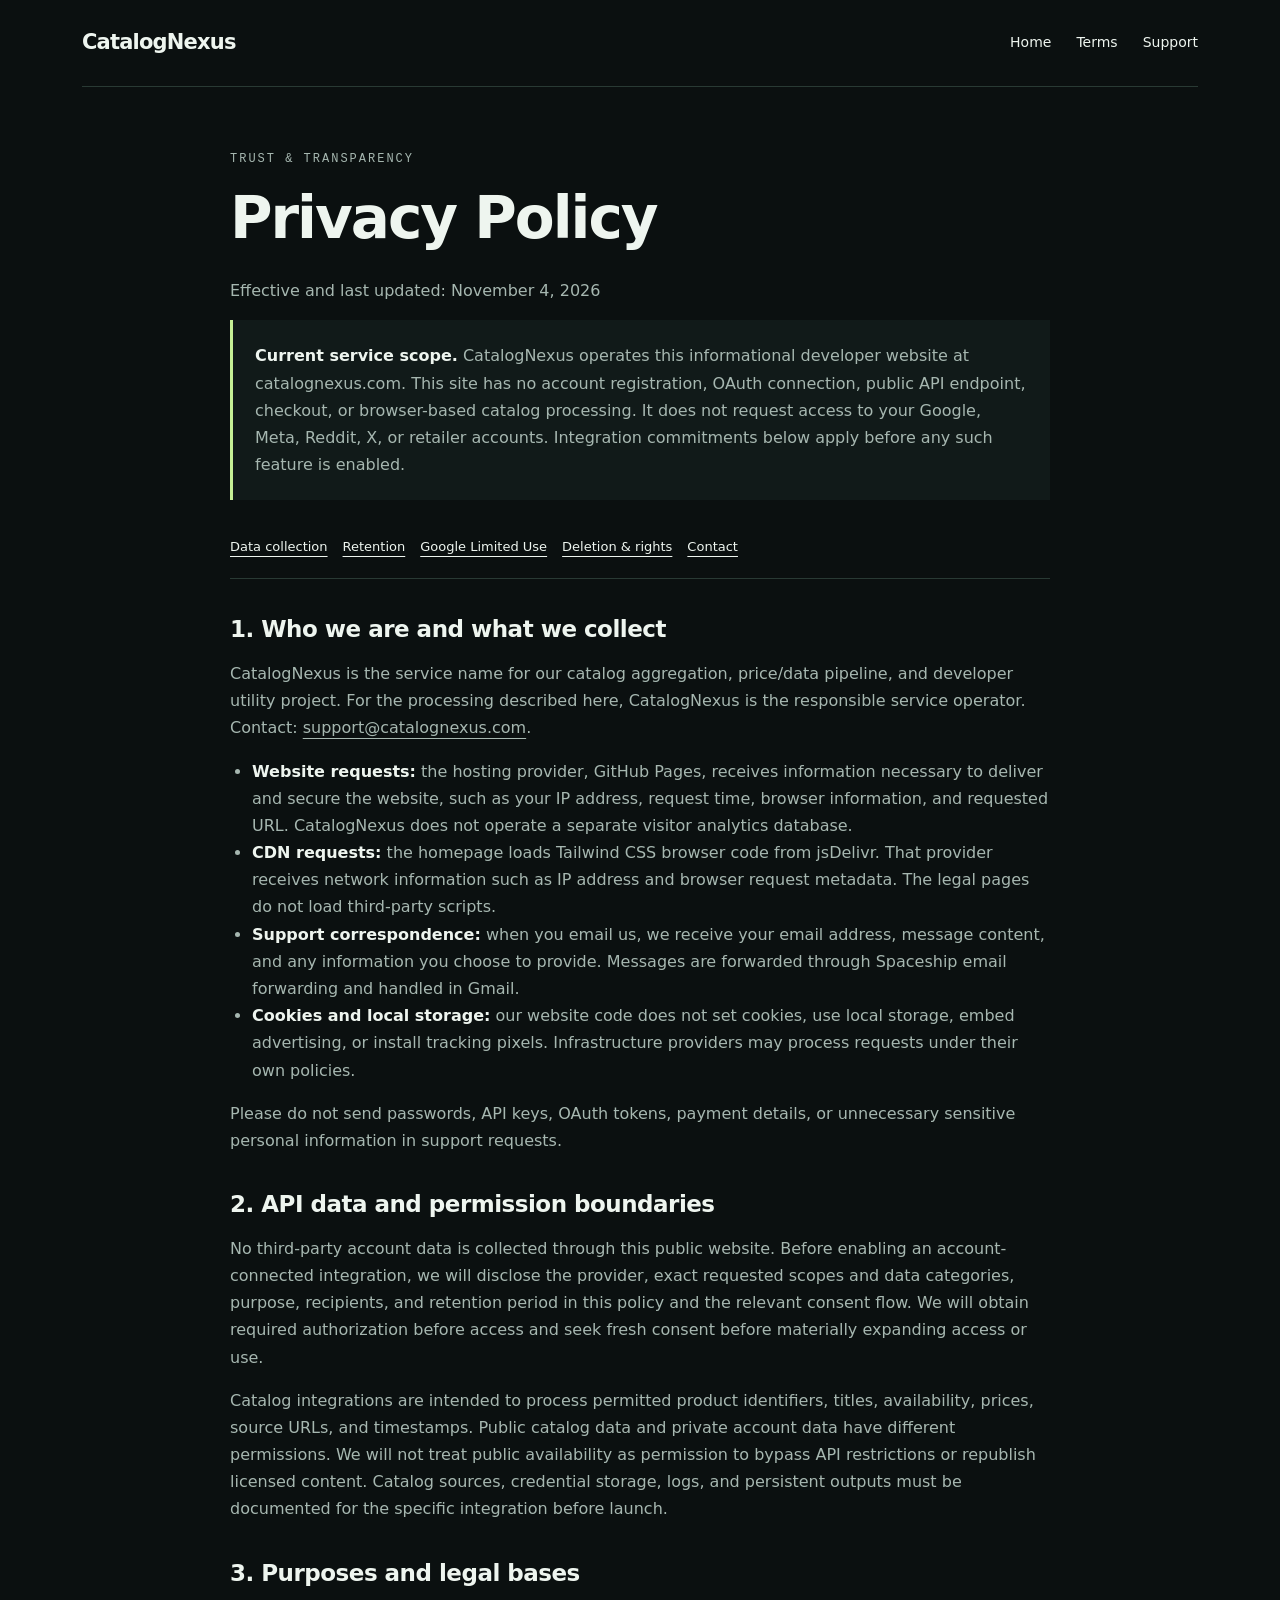
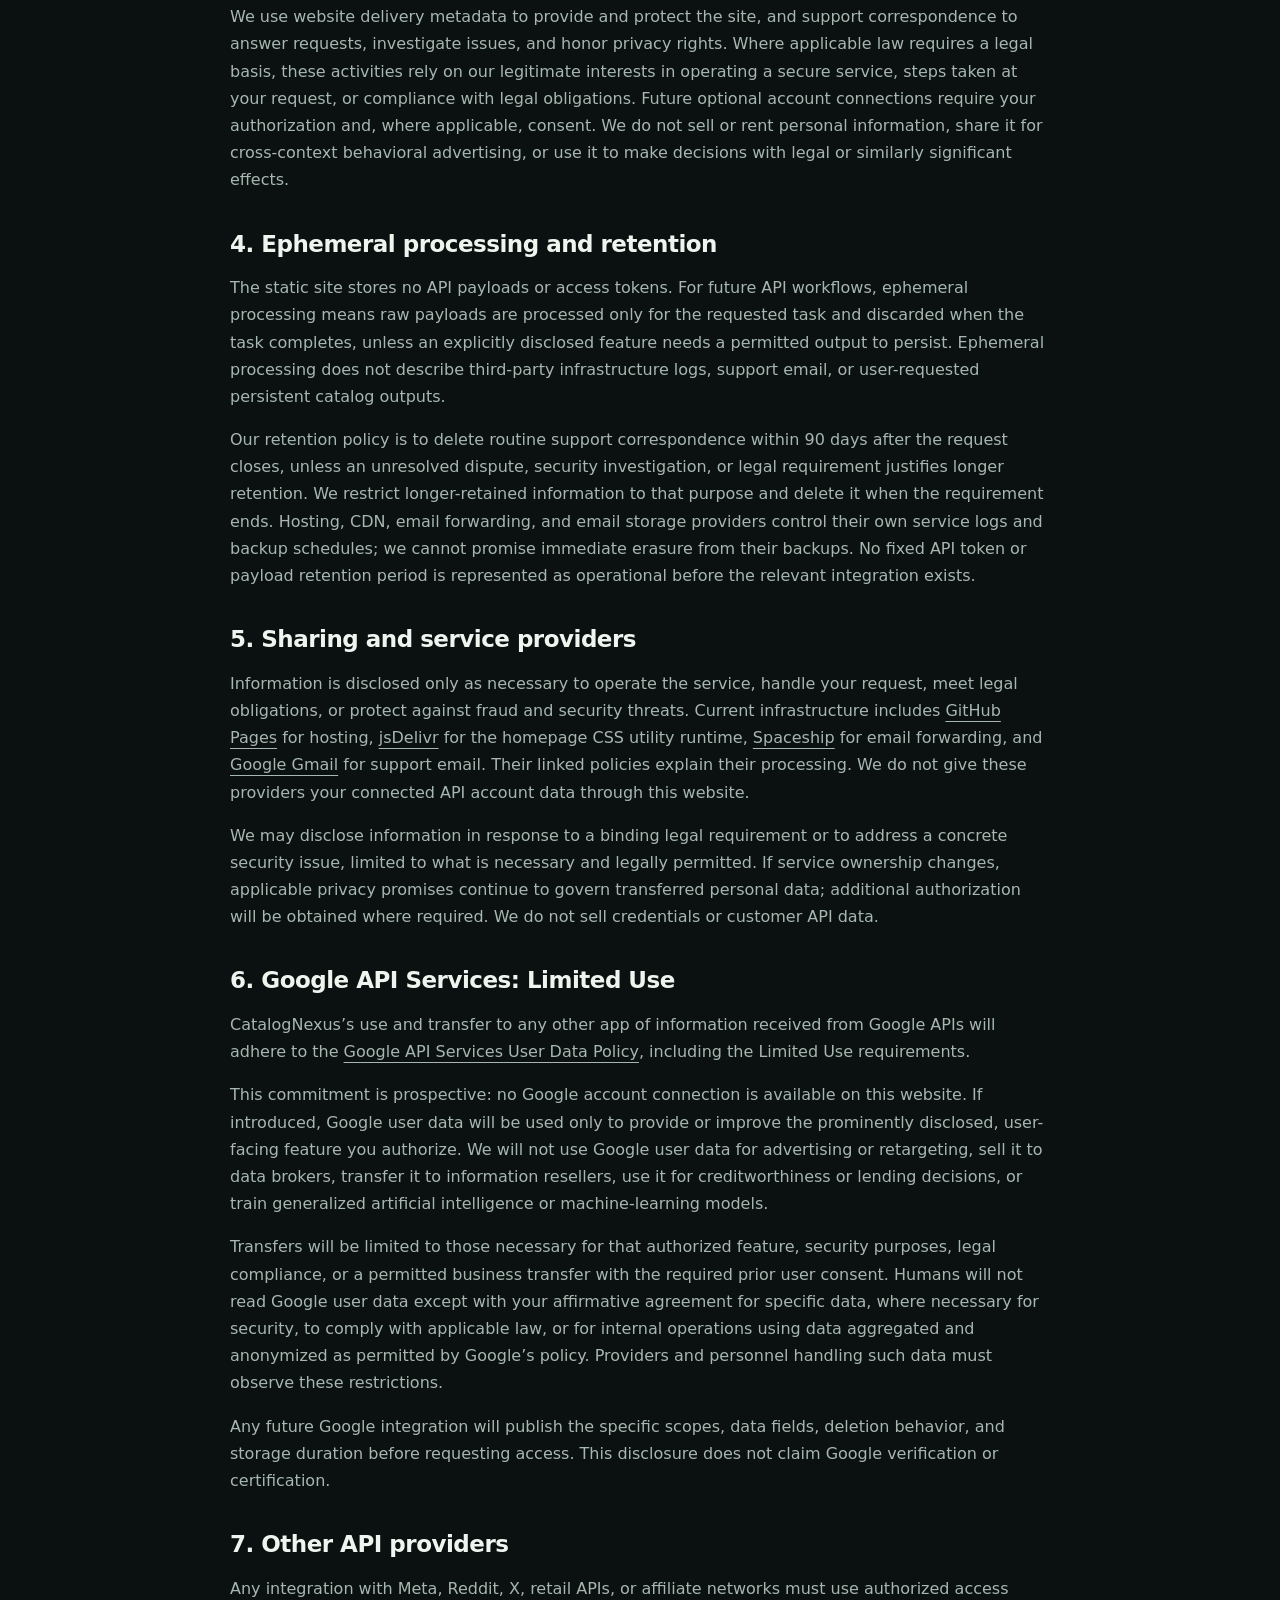
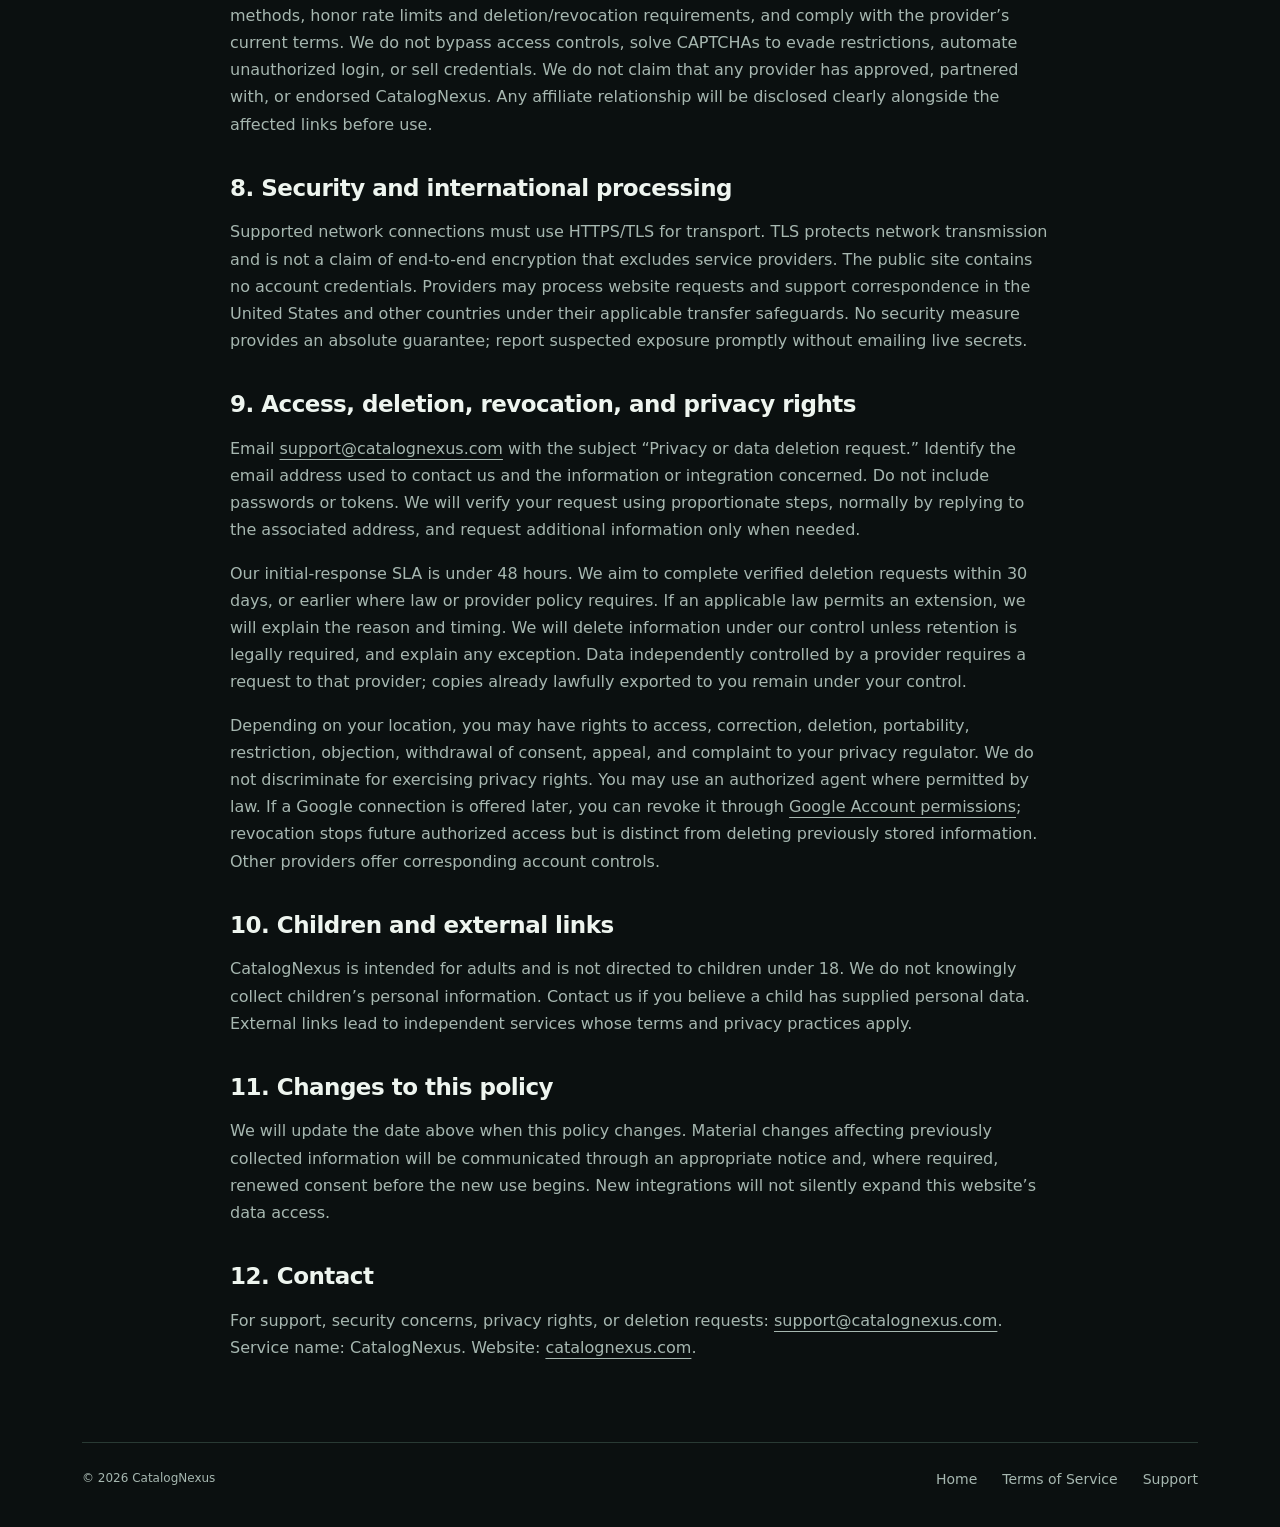
<file: privacy.html>
<!doctype html>
<html lang="en">
<head>
  <meta charset="utf-8"><meta name="viewport" content="width=device-width, initial-scale=1">
  <meta name="description" content="CatalogNexus Privacy Policy: website data, API permissions, retention, Google Limited Use, service providers, and deletion requests.">
  <meta name="theme-color" content="#0b1010"><meta name="referrer" content="strict-origin-when-cross-origin">
  <title>Privacy Policy — CatalogNexus</title><link rel="canonical" href="https://catalognexus.com/privacy.html"><link rel="stylesheet" href="styles.css">
</head>
<body>
  <a class="skip" href="#main">Skip to content</a><div class="wrap">
  <header class="nav"><a class="brand" href="/">CatalogNexus</a><nav class="links" aria-label="Main navigation"><a href="/">Home</a><a href="terms.html">Terms</a><a href="mailto:support@catalognexus.com">Support</a></nav></header>
  <main id="main" class="legal">
    <p class="eyebrow">Trust &amp; transparency</p><h1>Privacy Policy</h1><p>Effective and last updated: <time datetime="2026-11-04">November 4, 2026</time></p>
    <p class="notice"><strong>Current service scope.</strong> CatalogNexus operates this informational developer website at catalognexus.com. This site has no account registration, OAuth connection, public API endpoint, checkout, or browser-based catalog processing. It does not request access to your Google, Meta, Reddit, X, or retailer accounts. Integration commitments below apply before any such feature is enabled.</p>
    <nav aria-label="Policy contents"><a href="#collection">Data collection</a><a href="#retention">Retention</a><a href="#google">Google Limited Use</a><a href="#deletion">Deletion &amp; rights</a><a href="#contact">Contact</a></nav>
    <section id="collection"><h2>1. Who we are and what we collect</h2><p>CatalogNexus is the service name for our catalog aggregation, price/data pipeline, and developer utility project. For the processing described here, CatalogNexus is the responsible service operator. Contact: <a href="mailto:support@catalognexus.com">support@catalognexus.com</a>.</p><ul><li><strong>Website requests:</strong> the hosting provider, GitHub Pages, receives information necessary to deliver and secure the website, such as your IP address, request time, browser information, and requested URL. CatalogNexus does not operate a separate visitor analytics database.</li><li><strong>CDN requests:</strong> the homepage loads Tailwind CSS browser code from jsDelivr. That provider receives network information such as IP address and browser request metadata. The legal pages do not load third-party scripts.</li><li><strong>Support correspondence:</strong> when you email us, we receive your email address, message content, and any information you choose to provide. Messages are forwarded through Spaceship email forwarding and handled in Gmail.</li><li><strong>Cookies and local storage:</strong> our website code does not set cookies, use local storage, embed advertising, or install tracking pixels. Infrastructure providers may process requests under their own policies.</li></ul><p>Please do not send passwords, API keys, OAuth tokens, payment details, or unnecessary sensitive personal information in support requests.</p></section>
    <section><h2>2. API data and permission boundaries</h2><p>No third-party account data is collected through this public website. Before enabling an account-connected integration, we will disclose the provider, exact requested scopes and data categories, purpose, recipients, and retention period in this policy and the relevant consent flow. We will obtain required authorization before access and seek fresh consent before materially expanding access or use.</p><p>Catalog integrations are intended to process permitted product identifiers, titles, availability, prices, source URLs, and timestamps. Public catalog data and private account data have different permissions. We will not treat public availability as permission to bypass API restrictions or republish licensed content. Catalog sources, credential storage, logs, and persistent outputs must be documented for the specific integration before launch.</p></section>
    <section><h2>3. Purposes and legal bases</h2><p>We use website delivery metadata to provide and protect the site, and support correspondence to answer requests, investigate issues, and honor privacy rights. Where applicable law requires a legal basis, these activities rely on our legitimate interests in operating a secure service, steps taken at your request, or compliance with legal obligations. Future optional account connections require your authorization and, where applicable, consent. We do not sell or rent personal information, share it for cross-context behavioral advertising, or use it to make decisions with legal or similarly significant effects.</p></section>
    <section id="retention"><h2>4. Ephemeral processing and retention</h2><p>The static site stores no API payloads or access tokens. For future API workflows, ephemeral processing means raw payloads are processed only for the requested task and discarded when the task completes, unless an explicitly disclosed feature needs a permitted output to persist. Ephemeral processing does not describe third-party infrastructure logs, support email, or user-requested persistent catalog outputs.</p><p>Our retention policy is to delete routine support correspondence within 90 days after the request closes, unless an unresolved dispute, security investigation, or legal requirement justifies longer retention. We restrict longer-retained information to that purpose and delete it when the requirement ends. Hosting, CDN, email forwarding, and email storage providers control their own service logs and backup schedules; we cannot promise immediate erasure from their backups. No fixed API token or payload retention period is represented as operational before the relevant integration exists.</p></section>
    <section><h2>5. Sharing and service providers</h2><p>Information is disclosed only as necessary to operate the service, handle your request, meet legal obligations, or protect against fraud and security threats. Current infrastructure includes <a href="https://docs.github.com/en/site-policy/privacy-policies/github-general-privacy-statement">GitHub Pages</a> for hosting, <a href="https://www.jsdelivr.com/terms/privacy-policy">jsDelivr</a> for the homepage CSS utility runtime, <a href="https://www.spaceship.com/legal/privacy-policy/">Spaceship</a> for email forwarding, and <a href="https://policies.google.com/privacy">Google Gmail</a> for support email. Their linked policies explain their processing. We do not give these providers your connected API account data through this website.</p><p>We may disclose information in response to a binding legal requirement or to address a concrete security issue, limited to what is necessary and legally permitted. If service ownership changes, applicable privacy promises continue to govern transferred personal data; additional authorization will be obtained where required. We do not sell credentials or customer API data.</p></section>
    <section id="google"><h2>6. Google API Services: Limited Use</h2><p>CatalogNexus’s use and transfer to any other app of information received from Google APIs will adhere to the <a href="https://developers.google.com/terms/api-services-user-data-policy">Google API Services User Data Policy</a>, including the Limited Use requirements.</p><p>This commitment is prospective: no Google account connection is available on this website. If introduced, Google user data will be used only to provide or improve the prominently disclosed, user-facing feature you authorize. We will not use Google user data for advertising or retargeting, sell it to data brokers, transfer it to information resellers, use it for creditworthiness or lending decisions, or train generalized artificial intelligence or machine-learning models.</p><p>Transfers will be limited to those necessary for that authorized feature, security purposes, legal compliance, or a permitted business transfer with the required prior user consent. Humans will not read Google user data except with your affirmative agreement for specific data, where necessary for security, to comply with applicable law, or for internal operations using data aggregated and anonymized as permitted by Google’s policy. Providers and personnel handling such data must observe these restrictions.</p><p>Any future Google integration will publish the specific scopes, data fields, deletion behavior, and storage duration before requesting access. This disclosure does not claim Google verification or certification.</p></section>
    <section><h2>7. Other API providers</h2><p>Any integration with Meta, Reddit, X, retail APIs, or affiliate networks must use authorized access methods, honor rate limits and deletion/revocation requirements, and comply with the provider’s current terms. We do not bypass access controls, solve CAPTCHAs to evade restrictions, automate unauthorized login, or sell credentials. We do not claim that any provider has approved, partnered with, or endorsed CatalogNexus. Any affiliate relationship will be disclosed clearly alongside the affected links before use.</p></section>
    <section><h2>8. Security and international processing</h2><p>Supported network connections must use HTTPS/TLS for transport. TLS protects network transmission and is not a claim of end-to-end encryption that excludes service providers. The public site contains no account credentials. Providers may process website requests and support correspondence in the United States and other countries under their applicable transfer safeguards. No security measure provides an absolute guarantee; report suspected exposure promptly without emailing live secrets.</p></section>
    <section id="deletion"><h2>9. Access, deletion, revocation, and privacy rights</h2><p>Email <a href="mailto:support@catalognexus.com?subject=Privacy%20or%20data%20deletion%20request">support@catalognexus.com</a> with the subject “Privacy or data deletion request.” Identify the email address used to contact us and the information or integration concerned. Do not include passwords or tokens. We will verify your request using proportionate steps, normally by replying to the associated address, and request additional information only when needed.</p><p>Our initial-response SLA is under 48 hours. We aim to complete verified deletion requests within 30 days, or earlier where law or provider policy requires. If an applicable law permits an extension, we will explain the reason and timing. We will delete information under our control unless retention is legally required, and explain any exception. Data independently controlled by a provider requires a request to that provider; copies already lawfully exported to you remain under your control.</p><p>Depending on your location, you may have rights to access, correction, deletion, portability, restriction, objection, withdrawal of consent, appeal, and complaint to your privacy regulator. We do not discriminate for exercising privacy rights. You may use an authorized agent where permitted by law. If a Google connection is offered later, you can revoke it through <a href="https://myaccount.google.com/permissions">Google Account permissions</a>; revocation stops future authorized access but is distinct from deleting previously stored information. Other providers offer corresponding account controls.</p></section>
    <section><h2>10. Children and external links</h2><p>CatalogNexus is intended for adults and is not directed to children under 18. We do not knowingly collect children’s personal information. Contact us if you believe a child has supplied personal data. External links lead to independent services whose terms and privacy practices apply.</p></section>
    <section><h2>11. Changes to this policy</h2><p>We will update the date above when this policy changes. Material changes affecting previously collected information will be communicated through an appropriate notice and, where required, renewed consent before the new use begins. New integrations will not silently expand this website’s data access.</p></section>
    <section id="contact"><h2>12. Contact</h2><p>For support, security concerns, privacy rights, or deletion requests: <a href="mailto:support@catalognexus.com">support@catalognexus.com</a>. Service name: CatalogNexus. Website: <a href="https://catalognexus.com/">catalognexus.com</a>.</p></section>
  </main><footer><div class="footer-row"><span>© 2026 CatalogNexus</span><nav class="links" aria-label="Footer navigation"><a href="/">Home</a><a href="terms.html">Terms of Service</a><a href="mailto:support@catalognexus.com">Support</a></nav></div></footer></div>
</body></html>
</file>
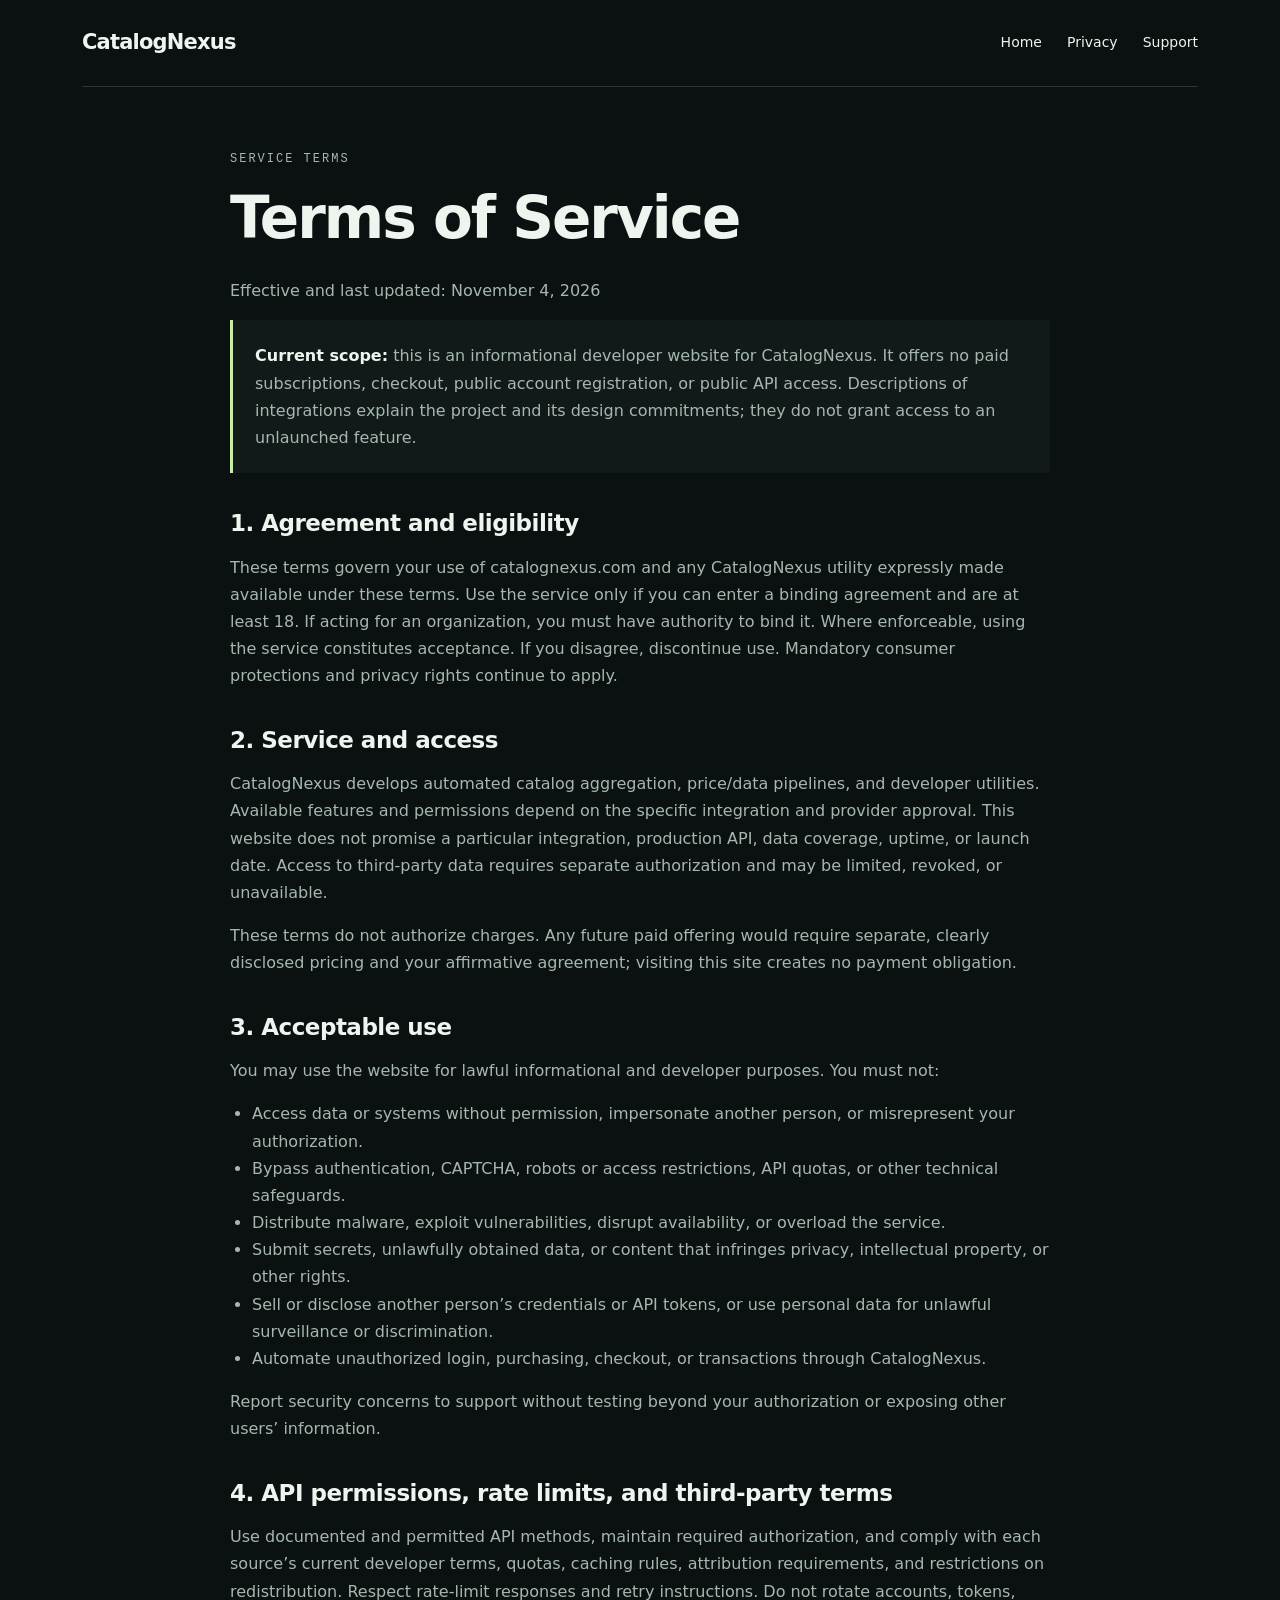
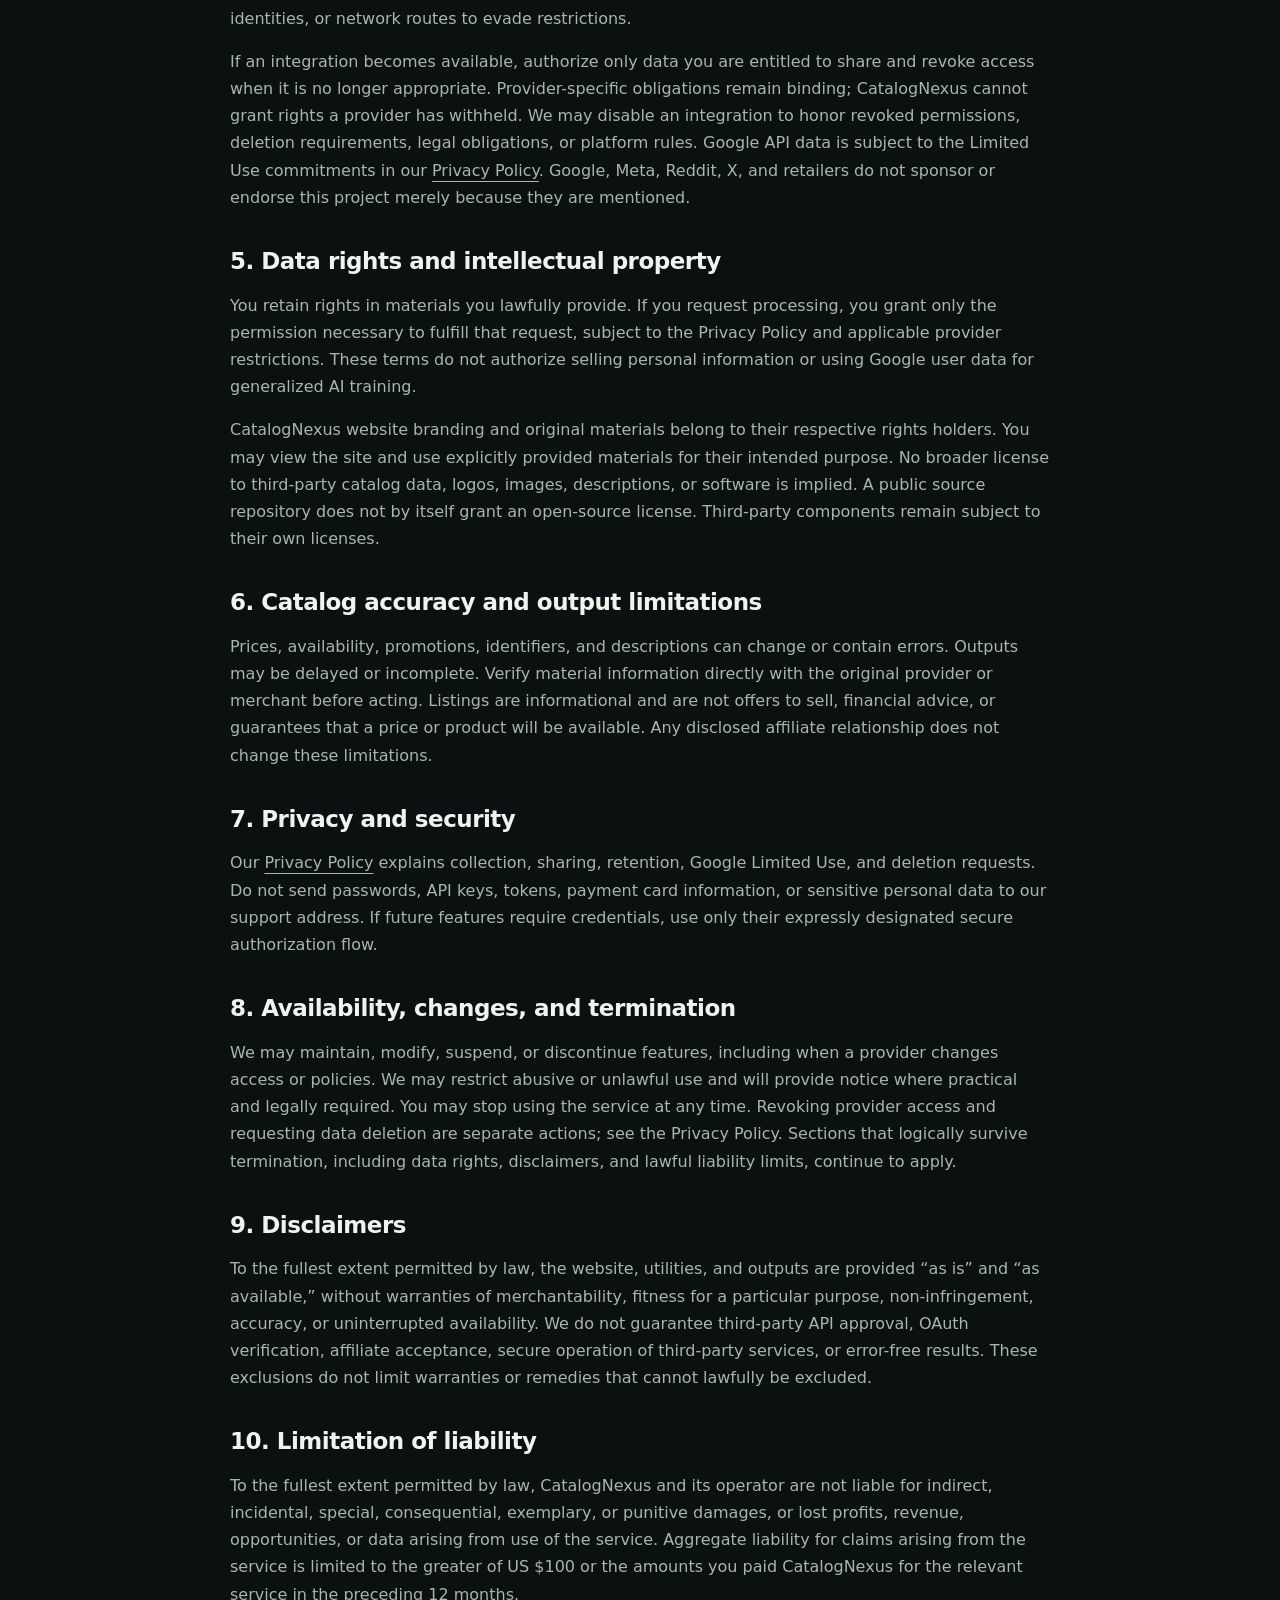
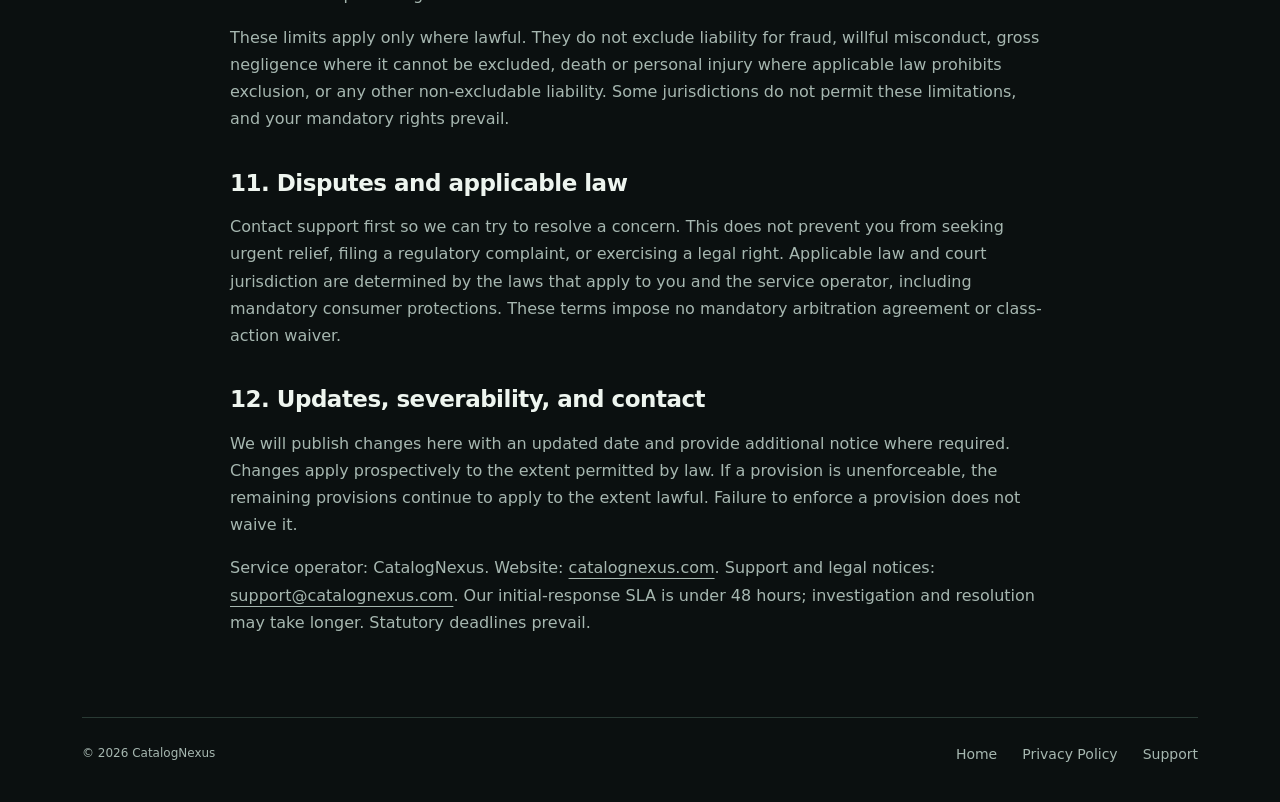
<file: terms.html>
<!doctype html>
<html lang="en">
<head>
  <meta charset="utf-8"><meta name="viewport" content="width=device-width, initial-scale=1"><meta name="description" content="CatalogNexus Terms of Service: acceptable use, API authorization and rate limits, catalog data rights, disclaimers, and support.">
  <meta name="theme-color" content="#0b1010"><meta name="referrer" content="strict-origin-when-cross-origin"><title>Terms of Service — CatalogNexus</title><link rel="canonical" href="https://catalognexus.com/terms.html"><link rel="stylesheet" href="styles.css">
</head>
<body><a class="skip" href="#main">Skip to content</a><div class="wrap">
  <header class="nav"><a class="brand" href="/">CatalogNexus</a><nav class="links" aria-label="Main navigation"><a href="/">Home</a><a href="privacy.html">Privacy</a><a href="mailto:support@catalognexus.com">Support</a></nav></header>
  <main id="main" class="legal"><p class="eyebrow">Service terms</p><h1>Terms of Service</h1><p>Effective and last updated: <time datetime="2026-11-04">November 4, 2026</time></p>
    <p class="notice"><strong>Current scope:</strong> this is an informational developer website for CatalogNexus. It offers no paid subscriptions, checkout, public account registration, or public API access. Descriptions of integrations explain the project and its design commitments; they do not grant access to an unlaunched feature.</p>
    <section><h2>1. Agreement and eligibility</h2><p>These terms govern your use of catalognexus.com and any CatalogNexus utility expressly made available under these terms. Use the service only if you can enter a binding agreement and are at least 18. If acting for an organization, you must have authority to bind it. Where enforceable, using the service constitutes acceptance. If you disagree, discontinue use. Mandatory consumer protections and privacy rights continue to apply.</p></section>
    <section><h2>2. Service and access</h2><p>CatalogNexus develops automated catalog aggregation, price/data pipelines, and developer utilities. Available features and permissions depend on the specific integration and provider approval. This website does not promise a particular integration, production API, data coverage, uptime, or launch date. Access to third-party data requires separate authorization and may be limited, revoked, or unavailable.</p><p>These terms do not authorize charges. Any future paid offering would require separate, clearly disclosed pricing and your affirmative agreement; visiting this site creates no payment obligation.</p></section>
    <section><h2>3. Acceptable use</h2><p>You may use the website for lawful informational and developer purposes. You must not:</p><ul><li>Access data or systems without permission, impersonate another person, or misrepresent your authorization.</li><li>Bypass authentication, CAPTCHA, robots or access restrictions, API quotas, or other technical safeguards.</li><li>Distribute malware, exploit vulnerabilities, disrupt availability, or overload the service.</li><li>Submit secrets, unlawfully obtained data, or content that infringes privacy, intellectual property, or other rights.</li><li>Sell or disclose another person’s credentials or API tokens, or use personal data for unlawful surveillance or discrimination.</li><li>Automate unauthorized login, purchasing, checkout, or transactions through CatalogNexus.</li></ul><p>Report security concerns to support without testing beyond your authorization or exposing other users’ information.</p></section>
    <section><h2>4. API permissions, rate limits, and third-party terms</h2><p>Use documented and permitted API methods, maintain required authorization, and comply with each source’s current developer terms, quotas, caching rules, attribution requirements, and restrictions on redistribution. Respect rate-limit responses and retry instructions. Do not rotate accounts, tokens, identities, or network routes to evade restrictions.</p><p>If an integration becomes available, authorize only data you are entitled to share and revoke access when it is no longer appropriate. Provider-specific obligations remain binding; CatalogNexus cannot grant rights a provider has withheld. We may disable an integration to honor revoked permissions, deletion requirements, legal obligations, or platform rules. Google API data is subject to the Limited Use commitments in our <a href="privacy.html#google">Privacy Policy</a>. Google, Meta, Reddit, X, and retailers do not sponsor or endorse this project merely because they are mentioned.</p></section>
    <section><h2>5. Data rights and intellectual property</h2><p>You retain rights in materials you lawfully provide. If you request processing, you grant only the permission necessary to fulfill that request, subject to the Privacy Policy and applicable provider restrictions. These terms do not authorize selling personal information or using Google user data for generalized AI training.</p><p>CatalogNexus website branding and original materials belong to their respective rights holders. You may view the site and use explicitly provided materials for their intended purpose. No broader license to third-party catalog data, logos, images, descriptions, or software is implied. A public source repository does not by itself grant an open-source license. Third-party components remain subject to their own licenses.</p></section>
    <section><h2>6. Catalog accuracy and output limitations</h2><p>Prices, availability, promotions, identifiers, and descriptions can change or contain errors. Outputs may be delayed or incomplete. Verify material information directly with the original provider or merchant before acting. Listings are informational and are not offers to sell, financial advice, or guarantees that a price or product will be available. Any disclosed affiliate relationship does not change these limitations.</p></section>
    <section><h2>7. Privacy and security</h2><p>Our <a href="privacy.html">Privacy Policy</a> explains collection, sharing, retention, Google Limited Use, and deletion requests. Do not send passwords, API keys, tokens, payment card information, or sensitive personal data to our support address. If future features require credentials, use only their expressly designated secure authorization flow.</p></section>
    <section><h2>8. Availability, changes, and termination</h2><p>We may maintain, modify, suspend, or discontinue features, including when a provider changes access or policies. We may restrict abusive or unlawful use and will provide notice where practical and legally required. You may stop using the service at any time. Revoking provider access and requesting data deletion are separate actions; see the Privacy Policy. Sections that logically survive termination, including data rights, disclaimers, and lawful liability limits, continue to apply.</p></section>
    <section><h2>9. Disclaimers</h2><p>To the fullest extent permitted by law, the website, utilities, and outputs are provided “as is” and “as available,” without warranties of merchantability, fitness for a particular purpose, non-infringement, accuracy, or uninterrupted availability. We do not guarantee third-party API approval, OAuth verification, affiliate acceptance, secure operation of third-party services, or error-free results. These exclusions do not limit warranties or remedies that cannot lawfully be excluded.</p></section>
    <section><h2>10. Limitation of liability</h2><p>To the fullest extent permitted by law, CatalogNexus and its operator are not liable for indirect, incidental, special, consequential, exemplary, or punitive damages, or lost profits, revenue, opportunities, or data arising from use of the service. Aggregate liability for claims arising from the service is limited to the greater of US $100 or the amounts you paid CatalogNexus for the relevant service in the preceding 12 months.</p><p>These limits apply only where lawful. They do not exclude liability for fraud, willful misconduct, gross negligence where it cannot be excluded, death or personal injury where applicable law prohibits exclusion, or any other non-excludable liability. Some jurisdictions do not permit these limitations, and your mandatory rights prevail.</p></section>
    <section><h2>11. Disputes and applicable law</h2><p>Contact support first so we can try to resolve a concern. This does not prevent you from seeking urgent relief, filing a regulatory complaint, or exercising a legal right. Applicable law and court jurisdiction are determined by the laws that apply to you and the service operator, including mandatory consumer protections. These terms impose no mandatory arbitration agreement or class-action waiver.</p></section>
    <section><h2>12. Updates, severability, and contact</h2><p>We will publish changes here with an updated date and provide additional notice where required. Changes apply prospectively to the extent permitted by law. If a provision is unenforceable, the remaining provisions continue to apply to the extent lawful. Failure to enforce a provision does not waive it.</p><p>Service operator: CatalogNexus. Website: <a href="https://catalognexus.com/">catalognexus.com</a>. Support and legal notices: <a href="mailto:support@catalognexus.com">support@catalognexus.com</a>. Our initial-response SLA is under 48 hours; investigation and resolution may take longer. Statutory deadlines prevail.</p></section>
  </main><footer><div class="footer-row"><span>© 2026 CatalogNexus</span><nav class="links" aria-label="Footer navigation"><a href="/">Home</a><a href="privacy.html">Privacy Policy</a><a href="mailto:support@catalognexus.com">Support</a></nav></div></footer></div>
</body></html>
</file>
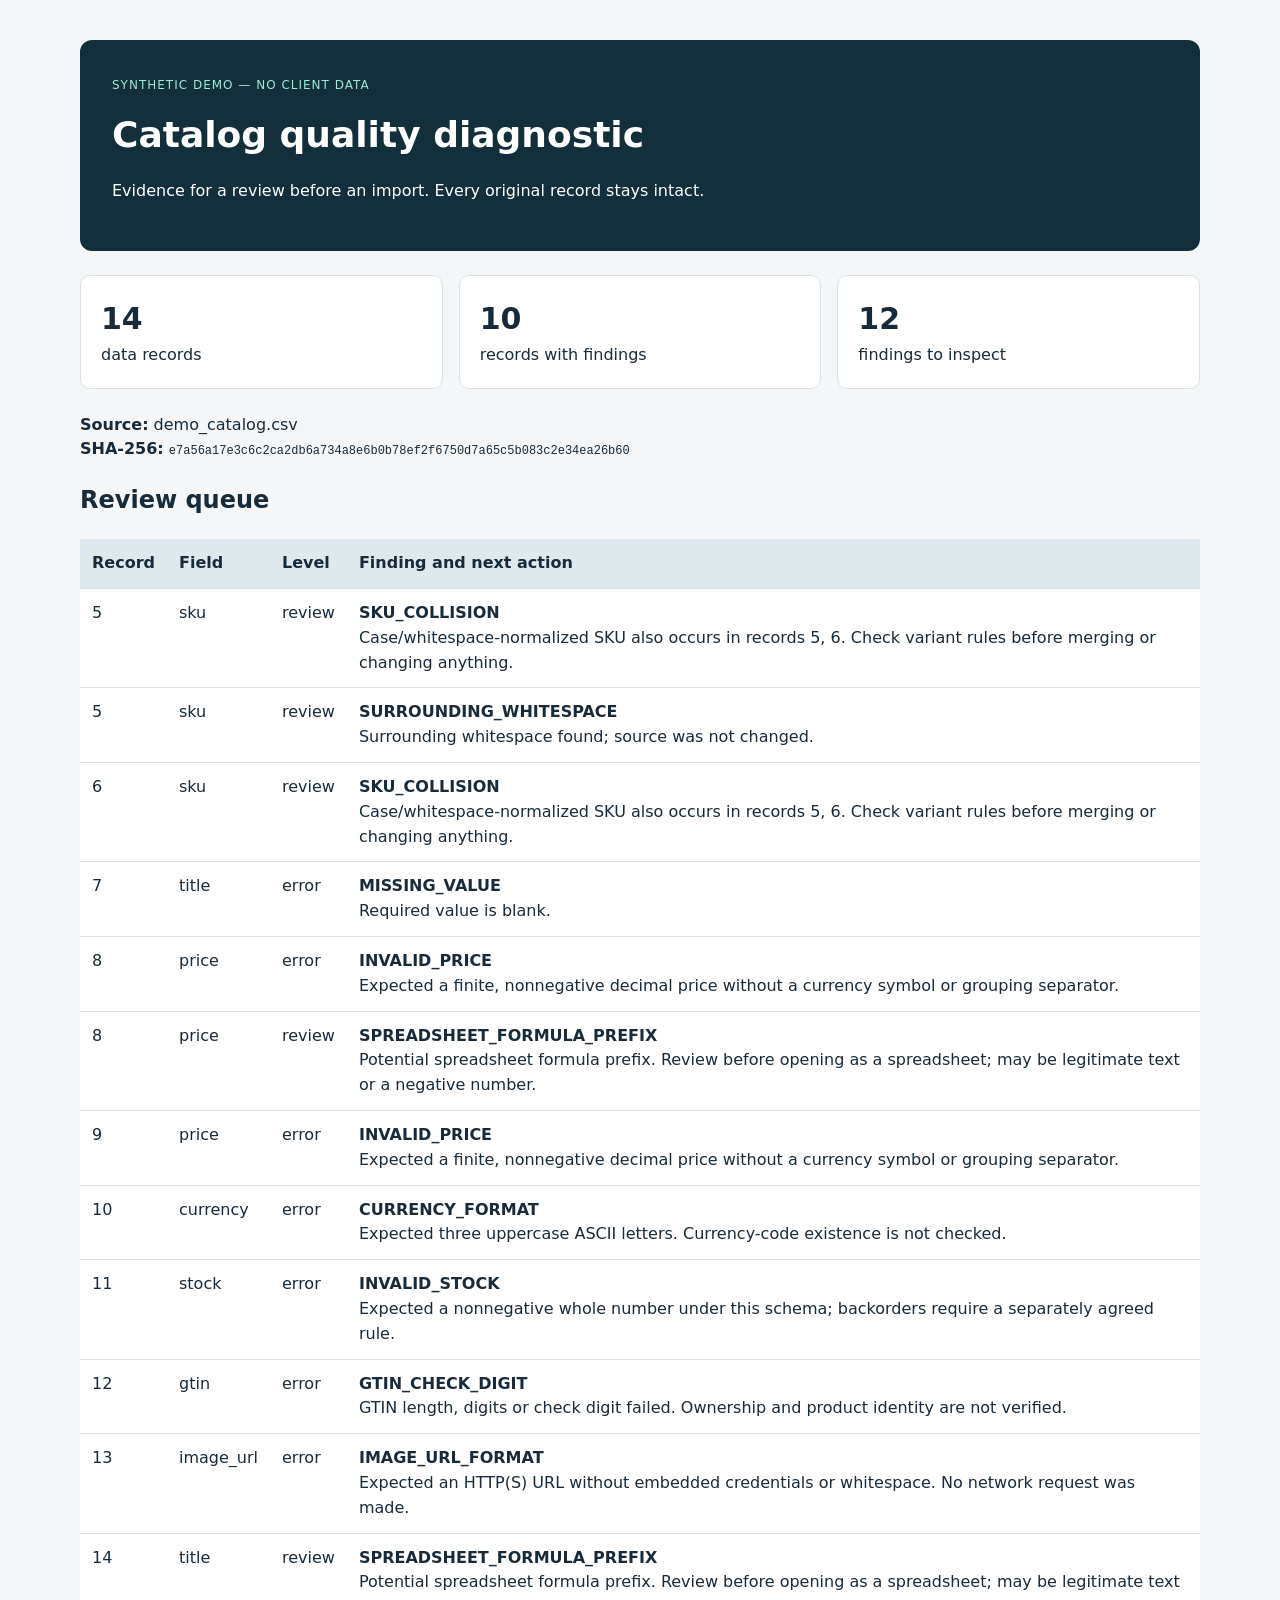
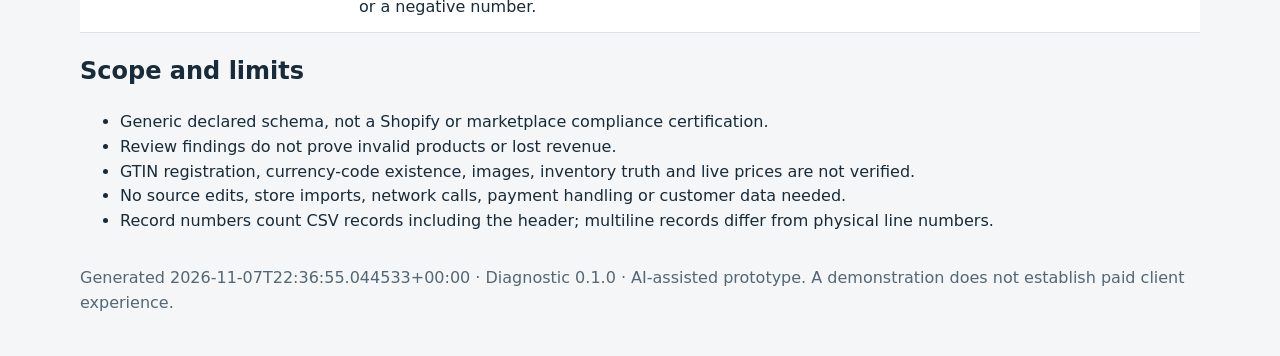
<file: catalog-audit/demo-report/report.html>
<!doctype html><html lang="en"><head><meta charset="utf-8"><meta name="viewport" content="width=device-width,initial-scale=1"><meta http-equiv="Content-Security-Policy" content="default-src 'none'; style-src 'unsafe-inline'; base-uri 'none'; form-action 'none'"><title>Catalog diagnostic</title><style>body{font:16px/1.55 system-ui,sans-serif;background:#f4f6f8;color:#172b3a;max-width:1120px;margin:40px auto;padding:0 24px}header{background:#122f3b;color:white;padding:32px;border-radius:12px}h1{font-size:36px;margin:10px 0}.badge{color:#9ce9d9;font-size:12px;letter-spacing:1px}.metrics{display:flex;gap:16px;flex-wrap:wrap;margin:24px 0}.metric{background:white;padding:20px;flex:1;min-width:140px;border:1px solid #dae2e7;border-radius:10px}.metric b{display:block;font-size:30px}table{border-collapse:collapse;width:100%;background:white}td,th{text-align:left;padding:12px;border-bottom:1px solid #dbe3e8;vertical-align:top}th{background:#dfe9ed}.table{overflow-x:auto}code{overflow-wrap:anywhere;font-size:12px}footer{margin:32px 0;color:#536774}@media print{body{background:white;margin:0}header{color:black;background:white;padding:0}.badge{color:black}tr{break-inside:avoid}}</style></head><body><header><span class="badge">SYNTHETIC DEMO — NO CLIENT DATA</span><h1>Catalog quality diagnostic</h1><p>Evidence for a review before an import. Every original record stays intact.</p></header><div class="metrics"><div class="metric"><b>14</b>data records</div><div class="metric"><b>10</b>records with findings</div><div class="metric"><b>12</b>findings to inspect</div></div><p><strong>Source:</strong> demo_catalog.csv<br><strong>SHA-256:</strong> <code>e7a56a17e3c6c2ca2db6a734a8e6b0b78ef2f6750d7a65c5b083c2e34ea26b60</code></p><h2>Review queue</h2><div class="table"><table><thead><tr><th>Record</th><th>Field</th><th>Level</th><th>Finding and next action</th></tr></thead><tbody><tr><td>5</td><td>sku</td><td>review</td><td><strong>SKU_COLLISION</strong><br>Case/whitespace-normalized SKU also occurs in records 5, 6. Check variant rules before merging or changing anything.</td></tr><tr><td>5</td><td>sku</td><td>review</td><td><strong>SURROUNDING_WHITESPACE</strong><br>Surrounding whitespace found; source was not changed.</td></tr><tr><td>6</td><td>sku</td><td>review</td><td><strong>SKU_COLLISION</strong><br>Case/whitespace-normalized SKU also occurs in records 5, 6. Check variant rules before merging or changing anything.</td></tr><tr><td>7</td><td>title</td><td>error</td><td><strong>MISSING_VALUE</strong><br>Required value is blank.</td></tr><tr><td>8</td><td>price</td><td>error</td><td><strong>INVALID_PRICE</strong><br>Expected a finite, nonnegative decimal price without a currency symbol or grouping separator.</td></tr><tr><td>8</td><td>price</td><td>review</td><td><strong>SPREADSHEET_FORMULA_PREFIX</strong><br>Potential spreadsheet formula prefix. Review before opening as a spreadsheet; may be legitimate text or a negative number.</td></tr><tr><td>9</td><td>price</td><td>error</td><td><strong>INVALID_PRICE</strong><br>Expected a finite, nonnegative decimal price without a currency symbol or grouping separator.</td></tr><tr><td>10</td><td>currency</td><td>error</td><td><strong>CURRENCY_FORMAT</strong><br>Expected three uppercase ASCII letters. Currency-code existence is not checked.</td></tr><tr><td>11</td><td>stock</td><td>error</td><td><strong>INVALID_STOCK</strong><br>Expected a nonnegative whole number under this schema; backorders require a separately agreed rule.</td></tr><tr><td>12</td><td>gtin</td><td>error</td><td><strong>GTIN_CHECK_DIGIT</strong><br>GTIN length, digits or check digit failed. Ownership and product identity are not verified.</td></tr><tr><td>13</td><td>image_url</td><td>error</td><td><strong>IMAGE_URL_FORMAT</strong><br>Expected an HTTP(S) URL without embedded credentials or whitespace. No network request was made.</td></tr><tr><td>14</td><td>title</td><td>review</td><td><strong>SPREADSHEET_FORMULA_PREFIX</strong><br>Potential spreadsheet formula prefix. Review before opening as a spreadsheet; may be legitimate text or a negative number.</td></tr></tbody></table></div><h2>Scope and limits</h2><ul><li>Generic declared schema, not a Shopify or marketplace compliance certification.</li><li>Review findings do not prove invalid products or lost revenue.</li><li>GTIN registration, currency-code existence, images, inventory truth and live prices are not verified.</li><li>No source edits, store imports, network calls, payment handling or customer data needed.</li><li>Record numbers count CSV records including the header; multiline records differ from physical line numbers.</li></ul><footer>Generated 2026-11-07T22:36:55.044533+00:00 · Diagnostic 0.1.0 · AI-assisted prototype. A demonstration does not establish paid client experience.</footer></body></html>
</file>
<file: styles.css>
@charset "UTF-8";
:root{color-scheme:dark;--bg:#0b1010;--panel:#111a19;--ink:#eef5ef;--muted:#a6b7b0;--line:#293a34;--accent:#c5ef95;font-family:Inter,ui-sans-serif,system-ui,-apple-system,BlinkMacSystemFont,"Segoe UI",sans-serif}*{box-sizing:border-box}html{scroll-behavior:smooth;scroll-padding-top:2rem}body{margin:0;background:var(--bg);color:var(--ink);line-height:1.7}a{color:inherit;text-underline-offset:5px}a:hover{color:var(--accent)}a:focus-visible,summary:focus-visible{outline:3px solid var(--accent);outline-offset:6px}.wrap{max-width:1180px;margin:auto;padding:0 32px}.skip{position:absolute;left:16px;top:-100px;background:var(--accent);color:var(--bg);padding:12px;z-index:9}.skip:focus{top:12px}.nav{display:flex;align-items:center;justify-content:space-between;gap:24px;padding:25px 0;border-bottom:1px solid var(--line)}.brand{display:flex;align-items:center;gap:12px;font-size:21px;font-weight:750;letter-spacing:-.8px;text-decoration:none}.mark{display:inline-grid;place-items:center;background:var(--accent);color:#152417;width:34px;height:34px;border-radius:9px;font-size:22px}.links{display:flex;align-items:center;flex-wrap:wrap;gap:25px;font-size:14px}.links a{text-decoration:none}.hero{padding:90px 0 72px;display:grid;grid-template-columns:1.25fr 1fr;gap:60px;align-items:center}.eyebrow{font:12px ui-monospace,SFMono-Regular,Consolas,monospace;letter-spacing:2px;text-transform:uppercase;color:var(--accent);margin:0 0 22px}.dot{display:inline-block;width:7px;height:7px;background:var(--accent);border-radius:50%;margin-right:10px}h1{font-size:clamp(42px,5.8vw,74px);line-height:1.06;font-weight:600;letter-spacing:-3.5px;margin:0 0 28px}h1 em{font-style:normal;color:var(--accent)}.intro{font-size:18px;color:var(--muted);max-width:590px}.actions{display:flex;gap:16px;align-items:center;flex-wrap:wrap;margin:30px 0}.button{display:inline-block;border:1px solid var(--line);border-radius:6px;padding:12px 19px;font-size:14px;font-weight:650;text-decoration:none}.button.primary{background:var(--accent);color:#172116;border-color:var(--accent)}.fine{font-size:12px;color:var(--muted)}.terminal{border:1px solid #3a5042;background:linear-gradient(145deg,#17251b,#101916);border-radius:12px;overflow:hidden;box-shadow:0 24px 90px #0004}.terminal-head{display:flex;justify-content:space-between;gap:12px;padding:15px 22px;border-bottom:1px solid var(--line);font:11px ui-monospace,Consolas,monospace;color:var(--muted)}.terminal-body{padding:28px}.mono{font-family:ui-monospace,SFMono-Regular,Consolas,monospace;font-size:12px}.flow-node{border:1px solid #42583c;background:#18271d;border-radius:6px;padding:16px 18px;display:flex;justify-content:space-between;gap:12px}.flow-node strong{font-weight:500}.flow-node span{color:var(--accent);font-size:11px}.connector{color:#75906d;padding:7px 18px;font:12px ui-monospace,Consolas,monospace}.flow-note{border-top:1px dashed #3a5042;margin-top:24px;padding-top:18px;color:var(--muted);font-size:12px}.strip{border-block:1px solid var(--line);display:flex;justify-content:space-between;gap:20px;padding:19px 0;color:var(--muted);font-size:12px}.strip b{color:var(--ink);font-weight:500}section{padding:70px 0}h2{font-size:clamp(28px,3vw,40px);line-height:1.2;letter-spacing:-1.3px;font-weight:550;margin:0 0 20px}.section-intro{color:var(--muted);max-width:650px;margin-bottom:34px}.grid{display:grid;grid-template-columns:repeat(3,1fr);gap:22px}.card{border-top:1px solid var(--line);padding:28px 0 12px}.number{color:var(--accent);font:12px ui-monospace,Consolas,monospace}.card h3{font-size:19px;letter-spacing:-.4px;font-weight:550;margin:20px 0 12px}.card p{font-size:14px;color:var(--muted);margin:0}.policy-band{border:1px solid var(--line);border-radius:10px;padding:35px;background:var(--panel);display:grid;grid-template-columns:1fr 1.7fr;gap:35px}.policy-band h2{font-size:28px}.policy-band p{font-size:14px;color:var(--muted);margin-top:0}.policy-band p:last-child{margin-bottom:0}.support{display:flex;justify-content:space-between;align-items:center;gap:30px}.support p{color:var(--muted);max-width:620px}.support a{overflow-wrap:anywhere}footer{border-top:1px solid var(--line);padding:25px 0 35px;color:var(--muted);font-size:12px}.footer-row{display:flex;justify-content:space-between;gap:20px;flex-wrap:wrap}.legal{max-width:820px;margin:auto;padding:65px 0}.legal h1{font-size:clamp(38px,5vw,58px);letter-spacing:-2px}.legal h2{font-size:23px;letter-spacing:-.5px;margin:37px 0 12px}.legal p,.legal li{color:var(--muted)}.legal strong{color:var(--ink)}.legal section{padding:0}.legal .notice{padding:22px;border-left:3px solid var(--accent);background:var(--panel)}.legal ul{padding-left:22px}.legal nav{padding:15px 0;border-bottom:1px solid var(--line)}.legal nav a{display:inline-block;margin:5px 15px 5px 0;font-size:13px}@media(max-width:800px){.hero{grid-template-columns:1fr;gap:36px;padding:56px 0}.grid{grid-template-columns:1fr}.policy-band{grid-template-columns:1fr;gap:10px}.support{align-items:flex-start;flex-direction:column}.strip{flex-wrap:wrap}.nav{align-items:flex-start}.links{justify-content:flex-end;gap:14px}.wrap{padding:0 22px}section{padding:48px 0}}@media(max-width:440px){.nav{flex-direction:column;gap:17px}.links{justify-content:flex-start}h1{letter-spacing:-2px}.terminal-body{padding:20px}.policy-band{padding:24px}.flow-node{flex-direction:column;gap:5px}}@media(prefers-reduced-motion:reduce){html{scroll-behavior:auto}}@media print{body{background:white;color:black}.links,.actions,.skip{display:none}.legal p,.legal li{color:#222}.wrap{max-width:none}.legal{padding:20px 0}.legal .notice{background:#eee}.legal strong{color:black}a{color:inherit}}
</file>
